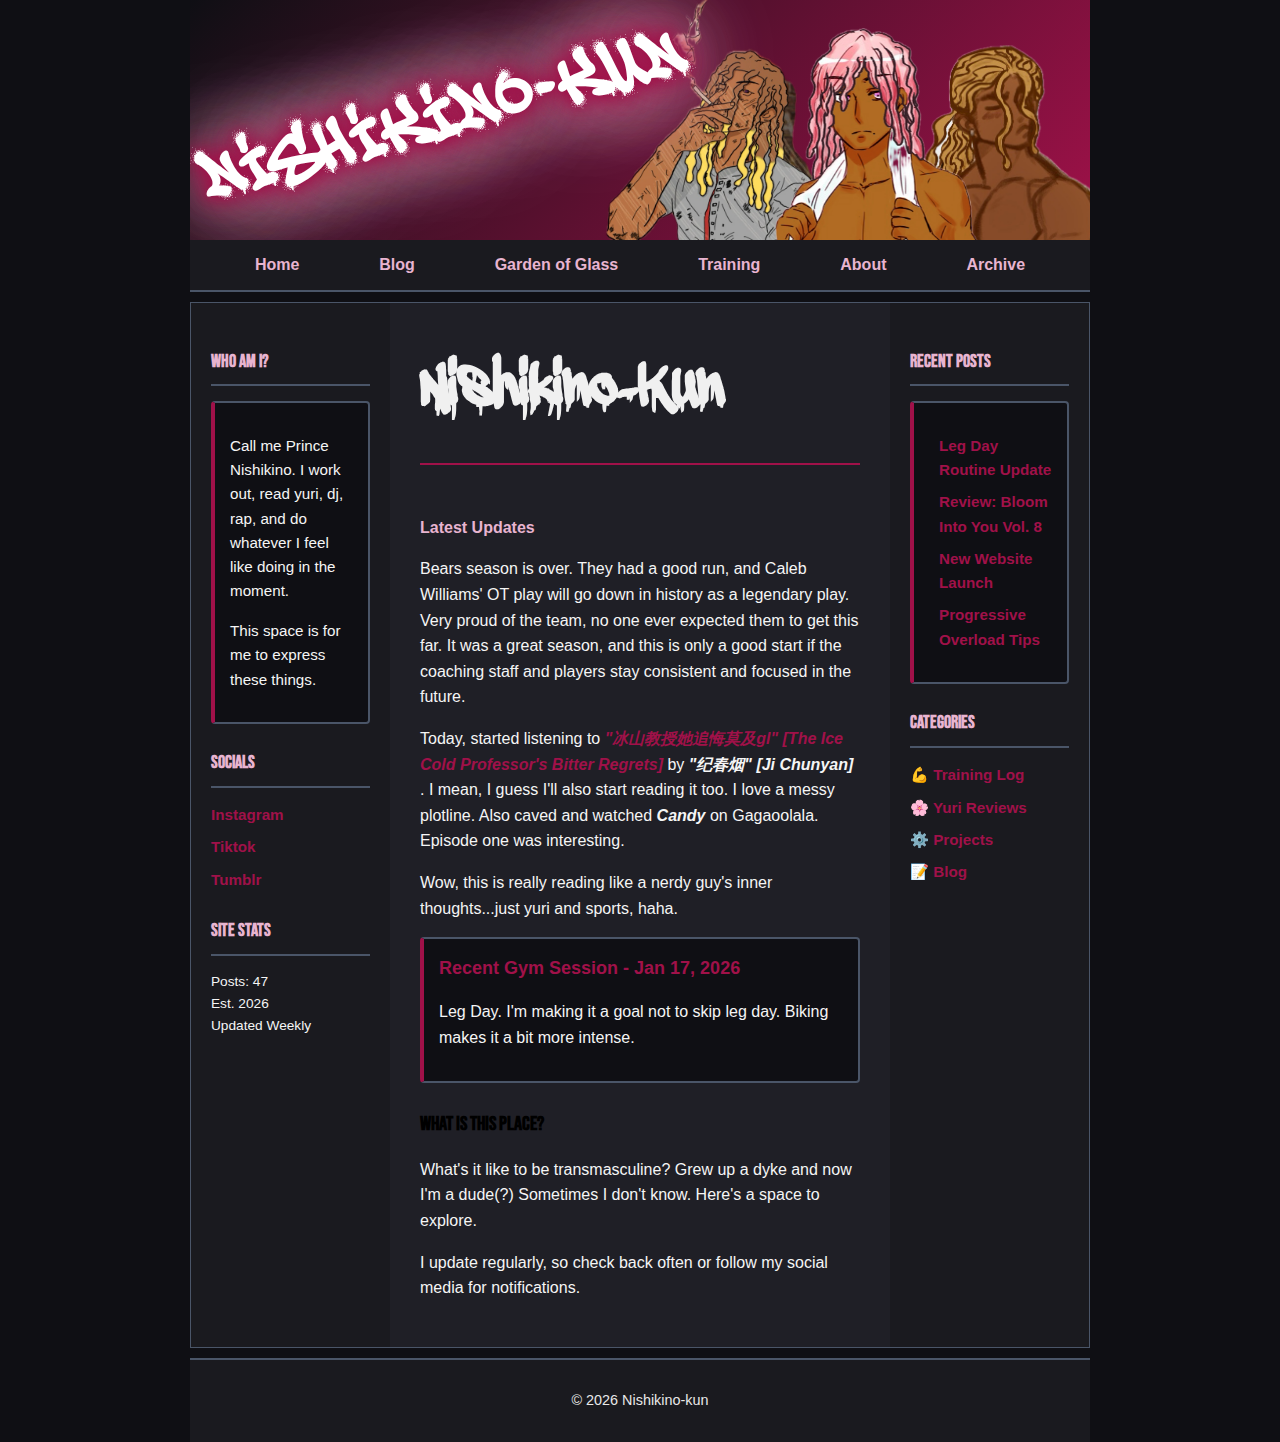
<file: index.html>
<!DOCTYPE html>
<html>
  <head>
    <meta charset="UTF-8">
    <meta name="viewport" content="width=device-width, initial-scale=1.0">
    <title>Nishikino-kun's Private Study</title>
  </head>
  <body>
    
     <div id="container">
      <div id="header" style="height: 240px;">
        <img src="images/OUT-MAKI-TRANS.PNG" alt="Header image" class="header-image2">
        <img src="images/TRANSMASC-ADORA.PNG" alt="Header image" class="header-image3">
        <img src="images/nishikinokun-header-image-transparent.PNG" alt="Header image" class="header-image">
        <h1 class="site-title neon-glow">NISHIKINO-KUN</h1>
      </div>
      <div id="headerArea">
        <nav id="navbar" style="margin-bottom: 10px;">
          <ul>
            <li><a href="index.html">Home</a></li>
            <li><a href="blog.html">Blog</a></li>
            <li><a href="baihe.html">Garden of Glass</a></li>
            <li><a href="training.html">Training</a></li>
            <li><a href="#">About</a></li>
            <li><a href="#">Archive</a></li>
          </ul>
        </nav>
      </div>

      <div id="flex">
        <main>
          <h1 class="main-header-title">Nishikino-Kun</h1>
          <p><strong>Latest Updates</strong></p>
          <div class="latest-updates" id="011826">
            <p>Bears season is over. They had a good run, and Caleb Williams' OT play will go down in history as a legendary play. Very proud of the team, no one ever expected them to get this far. It was a great season, and this is only a good start if the coaching staff and players stay consistent and focused in the future. </p>
            <p> Today, started listening to <b><i><a href="https://m.jjwxc.net/book2/8522345">"冰山教授她追悔莫及gl" [The Ice Cold Professor's Bitter Regrets]</a></i></b> by <b><i>"纪春烟" [Ji Chunyan] </i></b>. I mean, I guess I'll also start reading it too. I love a messy plotline. Also caved and watched <b><i>Candy</i></b> on Gagaoolala. Episode one was interesting.</p>
            <p>Wow, this is really reading like a nerdy guy's inner thoughts...just yuri and sports, haha.</p>
          </div>
          
          <div class="box">
            <h3>Recent Gym Session - Jan 17, 2026</h3>
            <p>Leg Day. I'm making it a goal not to skip leg day. Biking makes it a bit more intense. </p>
          </div>

          <h2>What is this place?</h2>
          <p>What's it like to be transmasculine? Grew up a dyke and now I'm a dude(?) Sometimes I don't know. Here's a space to explore.</p>

          <p>I update regularly, so check back often or follow my social media for notifications.</p>
        </main>
        
        <aside id="rightSidebar">
          <h2>Recent Posts</h2>
          <div class="box">
            <ul style="padding-left:10px;">
              <li><a href="#">Leg Day Routine Update</a></li>
              <li><a href="#">Review: Bloom Into You Vol. 8</a></li>
              <li><a href="#">New Website Launch</a></li>
              <li><a href="#">Progressive Overload Tips</a></li>
            </ul>
          </div>
          
          <h2>Categories</h2>
          <ul>
            <li><a href="#">💪 Training Log</a></li>
            <li><a href="#">🌸 Yuri Reviews</a></li>
            <li><a href="#">⚙️ Projects</a></li>
            <li><a href="#">📝 Blog</a></li>
          </ul>
        </aside>

        <aside id="leftSidebar">
          <h2>Who Am I? </h2>
          <div class="box">
            <p>Call me Prince Nishikino. I work out, read yuri, dj, rap, and do whatever I feel like doing in the moment.</p>
            <p>This space is for me to express these things.</p>
            
          </div>
          
          <h2>Socials</h2>
          <ul>
            <li><a href="instagram.com/nishikino.kun">Instagram</a></li>
            <li><a href="tiktok.com/nishikin0">Tiktok</a></li>
            <li><a href="19prince.tumblr.com">Tumblr</a></li>
          </ul>
          
          <h2>Site Stats</h2>
          <p style="font-size: 0.9em;">Posts: 47<br>
          Est. 2026<br>
          Updated Weekly</p>
        </aside>
      </div>
      
      <footer id="footer" style="margin-top: 10px;">
        <p>© 2026 Nishikino-kun</p>
      </footer>
    </div>

    <style>
      /* Nishikino-kun's Color Palette - Darker Version */
      :root {
        --black-bg: #0f0f14;
        --black-light: #1a1a1f;
        --crimson: #A01149;
        --soft-pink: #E8B4D0;
        --slate: #4A5568;
        --text-main: #F5F5F5;
        --text-muted: #E8E8E8;
      }

      /* Graffiti Font for Header - AerosolDier */
      /* TO USE THIS FONT: Download from https://www.dafont.com/aerosoldier.font
         Upload the .otf file to your Neocities, then replace the URL below */
      @font-face {
        font-family: 'AerosolDier';
        src: url('/fonts/Aerosoldier_PERSONAL_USE_ONLY.otf') format('opentype');
        font-weight: normal;
        font-style: normal;
      }
      @font-face {
        font-family: 'A Dripping Marker';
        src: url('fonts/adrip1.ttf') format('truetype');
        font-weight: normal;
        font-style: normal;
      }
     @font-face {
        font-family: 'Bebas Neue Regular';
        src: url('fonts/BebasNeue-Regular.otf') format('opentype');
        font-weight: normal;
        font-style: normal;
      }
      @font-face {
        font-family: Nunito;
        src: url('https://sadhost.neocities.org/fonts/Nunito-Regular.ttf');
      }

      @font-face {
        font-family: Nunito;
        src: url('https://sadhost.neocities.org/fonts/Nunito-Bold.ttf');
        font-weight: bold;
      }

      body {
        font-family: 'Nunito', sans-serif;
        margin: 0;
        background-color: var(--black-bg);
        color: var(--text-main);
        line-height: 1.6;
      }

      * {
        box-sizing: border-box;
      }

      #container {
        max-width: 900px;
        margin: 0 auto;
      }

      #container a {
        color: var(--crimson);
        font-weight: bold;
        text-decoration: none;
        transition: color 0.3s ease;
      }

      #container a:hover {
        color: var(--soft-pink);
      }

      #header {
        width: 100%;
        background: linear-gradient(135deg, var(--black-bg) 0%, var(--crimson) 100%);
        height: 240px;
        display: flex;
        align-items: center;
        justify-content: flex-start;
        position: relative;
        overflow: hidden;
      }
      
      /* Main Header Style */
      .main-header-title{
        font-family: 'A Dripping Marker';
        font-size:75px;
        color: #F0F0F0;
        
        }

      /* Site Title Styles */
      .site-title {
        font-family: 'AerosolDier', cursive;
        font-size: 64px;
        font-weight: 400;
        letter-spacing: 8px;
        transform: rotate(-15deg);     /* NEW - rotates the text */
        margin-left: 10px;            /* NEW - shifts it left */
        margin-top: 40px;              /* NEW - shifts it down slightly */
        /*margin: 0;*/
        border: none;
        position: relative;
        z-index: 10;
        text-transform: uppercase;
      }

      /* NEON GLOW EFFECT */
      .neon-glow {
        color: #fff;
        text-shadow: 
          0 0 10px var(--crimson),
          0 0 20px var(--crimson),
          0 0 30px var(--crimson),
          0 0 40px var(--crimson),
          0 0 70px var(--soft-pink),
          0 0 80px var(--soft-pink),
          0 0 100px var(--soft-pink);
        animation: neon-flicker 3s infinite alternate;
      }

      @keyframes neon-flicker {
        0%, 19%, 21%, 23%, 25%, 54%, 56%, 100% {
          text-shadow: 
            0 0 10px var(--crimson),
            0 0 20px var(--crimson),
            0 0 30px var(--crimson),
            0 0 40px var(--crimson),
            0 0 70px var(--soft-pink),
            0 0 80px var(--soft-pink),
            0 0 100px var(--soft-pink);
        }
        20%, 24%, 55% {
          text-shadow: 
            0 0 5px var(--crimson),
            0 0 10px var(--crimson);
        }
      }

      /* GLITCH EFFECT - Remove "neon-glow" class and add "glitch" class to use this instead */
      .glitch {
        color: var(--text-main);
        position: relative;
      }

      .glitch::before,
      .glitch::after {
        content: 'NISHIKINO-KUN';
        position: absolute;
        left: 0;
        top: 0;
        width: 100%;
        height: 100%;
      }

      .glitch::before {
        color: var(--crimson);
        animation: glitch-1 2.5s infinite;
        clip-path: polygon(0 0, 100% 0, 100% 45%, 0 45%);
      }

      .glitch::after {
        color: var(--soft-pink);
        animation: glitch-2 2.5s infinite;
        clip-path: polygon(0 55%, 100% 55%, 100% 100%, 0 100%);
      }

      @keyframes glitch-1 {
        0% { transform: translate(0); }
        20% { transform: translate(-2px, 2px); }
        40% { transform: translate(-2px, -2px); }
        60% { transform: translate(2px, 2px); }
        80% { transform: translate(2px, -2px); }
        100% { transform: translate(0); }
      }

      @keyframes glitch-2 {
        0% { transform: translate(0); }
        20% { transform: translate(2px, -2px); }
        40% { transform: translate(2px, 2px); }
        60% { transform: translate(-2px, -2px); }
        80% { transform: translate(-2px, 2px); }
        100% { transform: translate(0); }
      }

      #navbar {
        background-color: var(--black-light);
        width: 100%;
        border-bottom: 2px solid var(--slate);
      }

      #navbar ul {
        display: flex;
        padding: 0;
        margin: 0;
        list-style-type: none;
        justify-content: space-evenly;
      }

      #navbar li {
        padding: 12px 0;
      }

      #navbar li a {
        color: var(--soft-pink);
        font-weight: 800;
        text-decoration: none;
        padding: 10px 15px;
        transition: all 0.3s ease;
      }

      #navbar li a:hover {
        color: var(--crimson);
        background-color: rgba(160, 17, 73, 0.1);
        border-radius: 4px;
      }

      #flex {
        display: flex;
        gap: 0;
      }

      aside {
        background-color: var(--black-light);
        width: 200px;
        padding: 20px;
        font-size: 0.95em;
        border: 1px solid var(--slate);
      }

      main {
        background-color: #1f1f26;
        flex: 1;
        padding: 30px;
        order: 2;
        border-top: 1px solid var(--slate);
        border-bottom: 1px solid var(--slate);
      }

      #leftSidebar {
        order: 1;
        border-right: none;
      }

      #rightSidebar {
        order: 3;
        border-left: none;
      }
      

  .header-image {
    position: absolute;
    width: 215px; /* or whatever size you want */
    height: auto;
    right: 100px; /* position it where you want */
    top: 95%;
    transform: translateY(-50%);
  z-index: 5; /* between gradient (1) and text (10) */
  }
  
  .header-image2 {
    position: absolute;
    width: 250px; /* or whatever size you want */
    height: auto;
    right: 250px; /* position it where you want */
    top: 100%;
    transform: translateY(-50%);
  z-index: 5; /* between gradient (1) and text (10) */
  }
  
  .header-image3 {
    position: absolute;
    width: 250px; /* or whatever size you want */
    height: auto;
    right: -10px; /* position it where you want */
    top: 85%;
    transform: translateY(-50%);
  z-index: 5; /* between gradient (1) and text (10) */
  }
  

      footer {
        background-color: var(--black-light);
        width: 100%;
        padding: 15px;
        text-align: center;
        font-size: 0.9em;
        color: var(--text-muted);
        border-top: 2px solid var(--slate);
      }

      h1, h2, h3 {
        color: var(--crimson);
        margin-top: 0;
      }

      h1 {
        font-family: Nunito;
        font-size: 28px;
        border-bottom: 2px solid var(--crimson);
        padding-bottom: 10px;
        color: black; 
      }

      h2 {
        font-family: 'Bebas Neue Regular';
        color: black; 
        font-size: 20px;
        margin-top: 25px;
      }

      h3 {
        font-size: 18px;
        margin-bottom: 10px;
      }

      strong {
        color: var(--soft-pink);
      }

      .box {
        background-color: var(--black-bg);
        border: 2px solid var(--slate);
        border-left: 4px solid var(--crimson);
        padding: 15px;
        margin: 15px 0;
        border-radius: 4px;
      }

      aside ul {
        list-style: none;
        padding-left: 0;
      }

      aside ul li {
        margin: 8px 0;
      }

      aside h2 {
        font-size: 18px;
        color: var(--soft-pink);
        border-bottom: 2px solid var(--slate);
        padding-bottom: 8px;
      }

      @media only screen and (max-width: 800px) {
        #flex {
          flex-wrap: wrap;
        }

        aside {
          width: 100%;
          border: 1px solid var(--slate);
          border-left: 4px solid var(--crimson);
        }

        main {
          order: 1;
        }

        #leftSidebar {
          order: 2;
        }

        #rightSidebar {
          order: 3;
        }

        #navbar ul {
          flex-wrap: wrap;
        }
      }
    </style>
  </body>
</html>
</file>
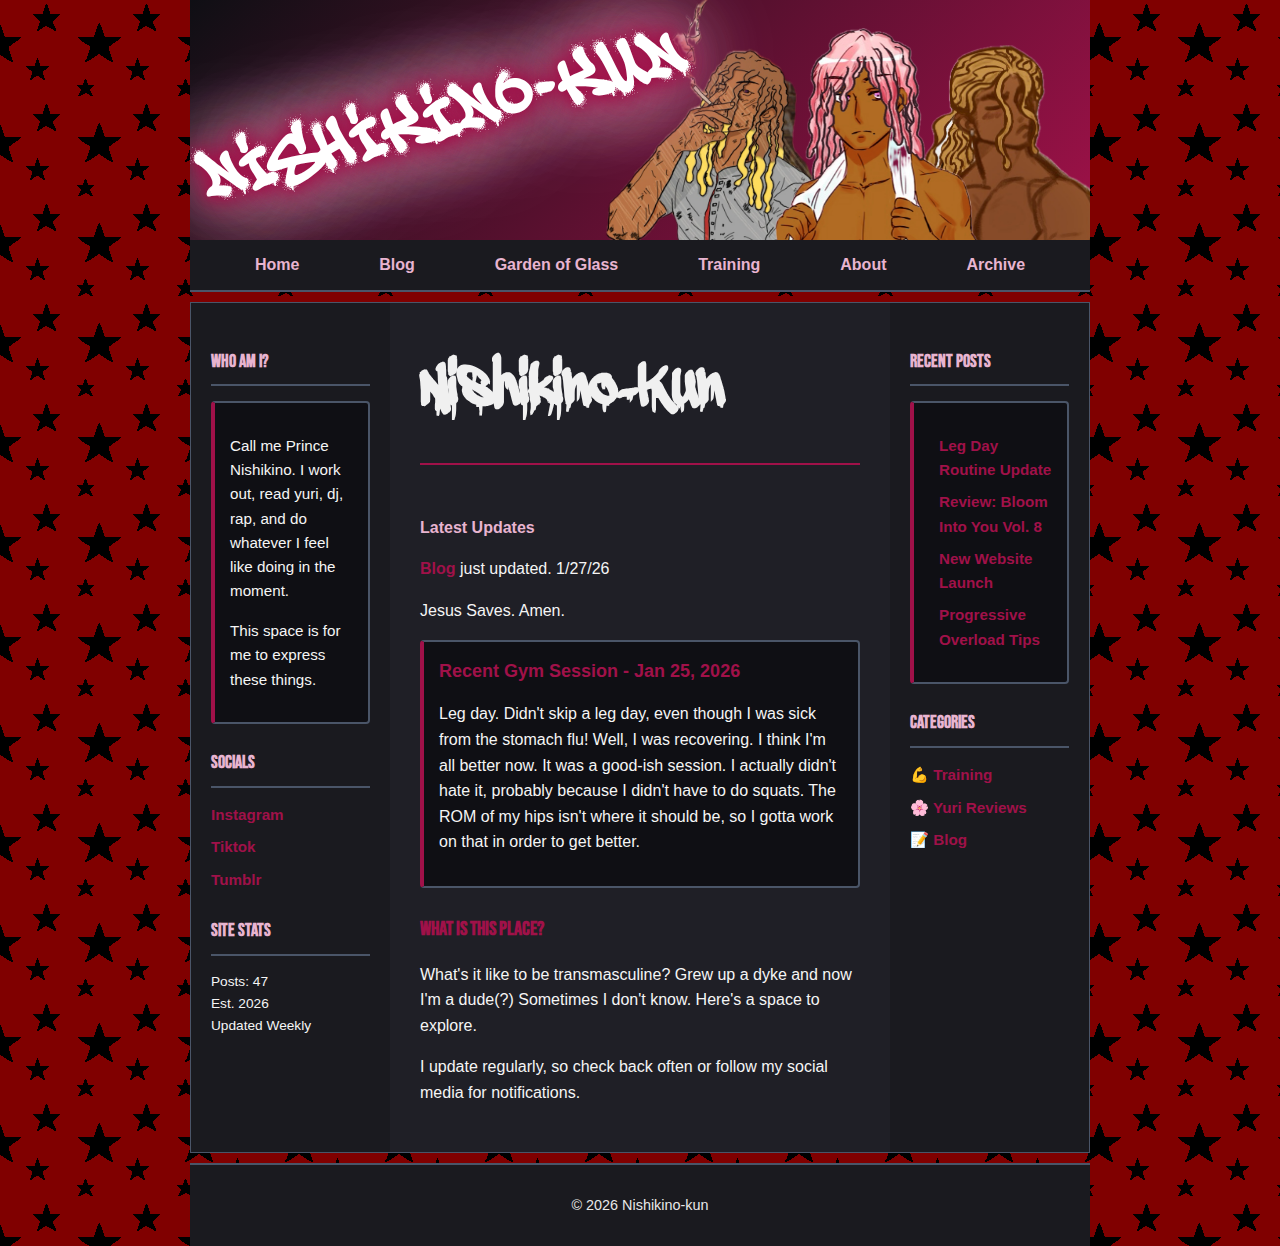
<file: public/index.html>
<!doctype html>
<html>
  <head>
    <meta charset="UTF-8" />
    <meta name="viewport" content="width=device-width, initial-scale=1.0" />
    <title>Nishikino-kun's Private Study</title>
    <link rel="stylesheet" href="style.css" />
  </head>
  <body>
    <div id="container">
      <div id="header" style="height: 240px">
        <img
          src="images/OUT-MAKI-TRANS.PNG"
          alt="Header image"
          class="header-image2"
        />
        <img
          src="images/TRANSMASC-ADORA.PNG"
          alt="Header image"
          class="header-image3"
        />
        <img
          src="images/nishikinokun-header-image-transparent.PNG"
          alt="Header image"
          class="header-image"
        />
        <h1 class="site-title neon-glow">NISHIKINO-KUN</h1>
      </div>
      <div id="headerArea">
        <nav id="navbar" style="margin-bottom: 10px">
          <ul>
            <li><a href="index.html">Home</a></li>
            <li><a href="blog.html">Blog</a></li>
            <li><a href="baihe.html">Garden of Glass</a></li>
            <li><a href="training.html">Training</a></li>
            <li><a href="not_found.html">About</a></li>
            <li><a href="not_found.html">Archive</a></li>
          </ul>
        </nav>
      </div>

      <div id="flex">
        <main>
          <h1 class="main-header-title">Nishikino-Kun</h1>
          <p><strong>Latest Updates</strong></p>
          <div class="latest-updates" id="011826">
            <p><a href="blog.html">Blog</a> just updated. 1/27/26</p>
            <p>Jesus Saves. Amen.</p>
          </div>

          <div class="box">
            <h3>Recent Gym Session - Jan 25, 2026</h3>
            <p>
              Leg day. Didn't skip a leg day, even though I was sick from the
              stomach flu! Well, I was recovering. I think I'm all better now.
              It was a good-ish session. I actually didn't hate it, probably
              because I didn't have to do squats. The ROM of my hips isn't where
              it should be, so I gotta work on that in order to get better.
            </p>
          </div>

          <h2>What is this place?</h2>
          <p>
            What's it like to be transmasculine? Grew up a dyke and now I'm a
            dude(?) Sometimes I don't know. Here's a space to explore.
          </p>

          <p>
            I update regularly, so check back often or follow my social media
            for notifications.
          </p>
        </main>

        <aside id="rightSidebar">
          <h2>Recent Posts</h2>
          <div class="box">
            <ul style="padding-left: 10px">
              <li><a href="not_found.html">Leg Day Routine Update</a></li>
              <li>
                <a href="not_found.html">Review: Bloom Into You Vol. 8</a>
              </li>
              <li><a href="not_found.html">New Website Launch</a></li>
              <li><a href="not_found.html">Progressive Overload Tips</a></li>
            </ul>
          </div>

          <h2>Categories</h2>
          <ul>
            <li><a href="training.html">💪 Training</a></li>
            <li><a href="baihe.html">🌸 Yuri Reviews</a></li>
            <li><a href="blog.html">📝 Blog</a></li>
          </ul>
        </aside>

        <aside id="leftSidebar">
          <h2>Who Am I?</h2>
          <div class="box">
            <p>
              Call me Prince Nishikino. I work out, read yuri, dj, rap, and do
              whatever I feel like doing in the moment.
            </p>
            <p>This space is for me to express these things.</p>
          </div>

          <h2>Socials</h2>
          <ul>
            <li><a href="www.instagram.com/nishikino.kun">Instagram</a></li>
            <li><a href="www.tiktok.com/nishikin0">Tiktok</a></li>
            <li><a href="www.19prince.tumblr.com">Tumblr</a></li>
          </ul>

          <h2>Site Stats</h2>
          <p style="font-size: 0.9em">
            Posts: 47<br />
            Est. 2026<br />
            Updated Weekly
          </p>
        </aside>
      </div>

      <footer id="footer" style="margin-top: 10px">
        <p>© 2026 Nishikino-kun</p>
      </footer>
    </div>
  </body>
</html>
</file>
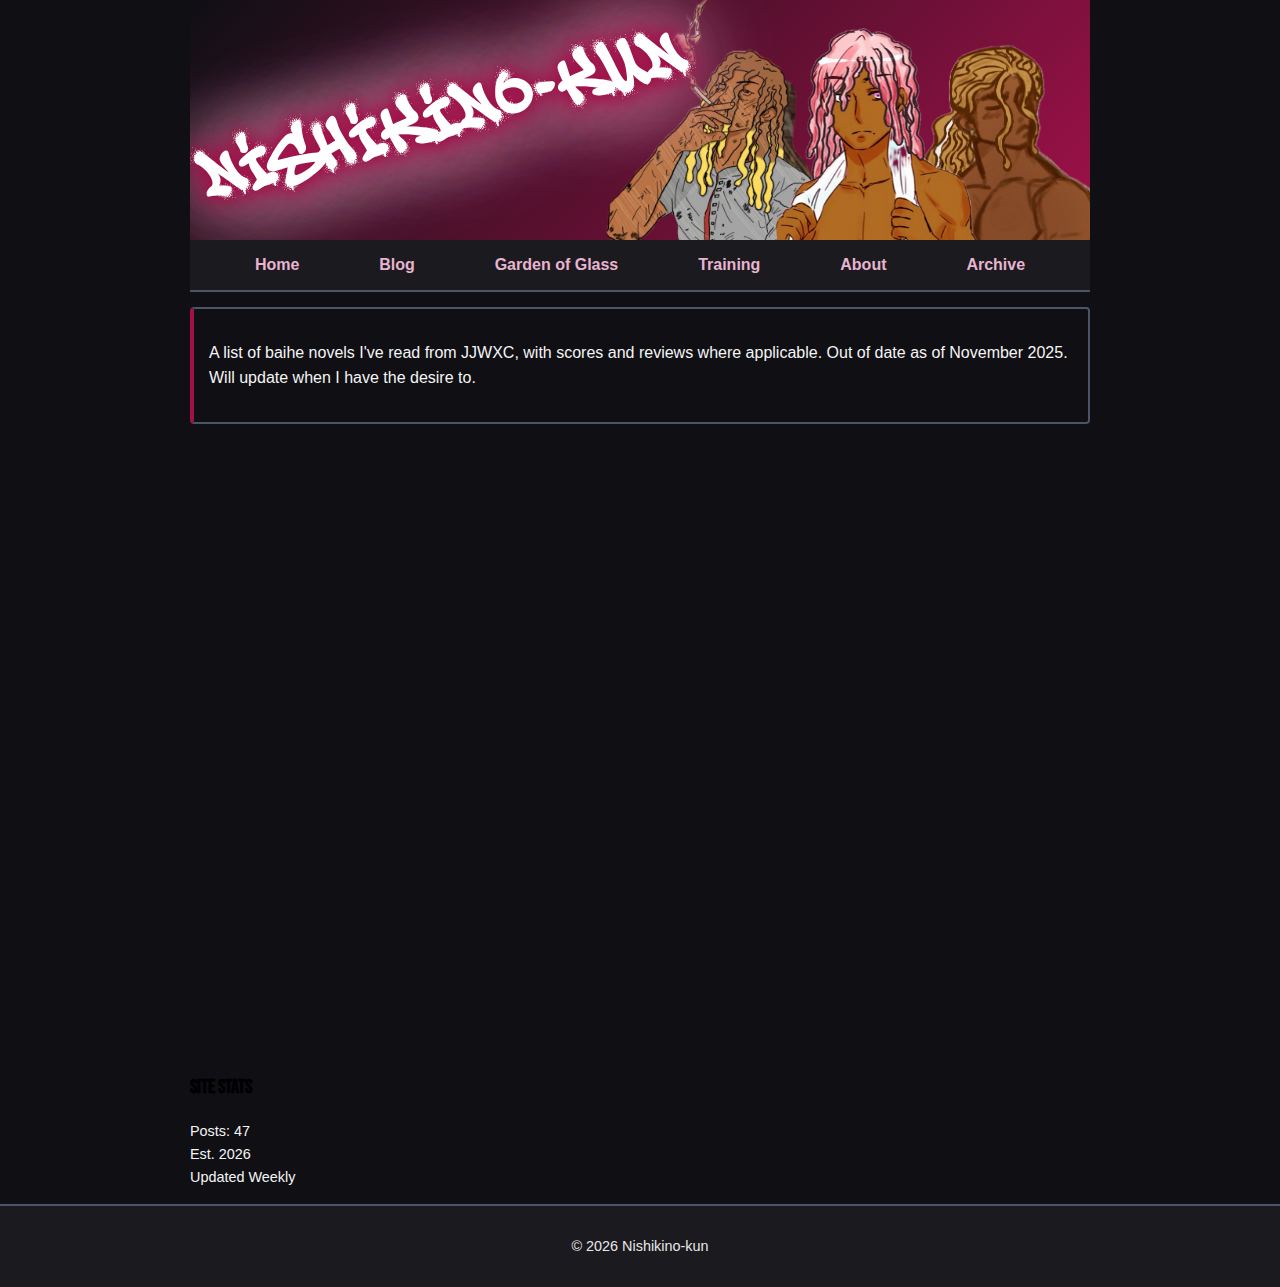
<file: baihe.html>
<!DOCTYPE html>
<html>
  <head>
    <meta charset="UTF-8">
    <meta name="viewport" content="width=device-width, initial-scale=1.0">
    <title>Nishikino-kun's Private Study</title>
  </head>
  <body>
    
     <div id="container">
      <div id="header" style="height: 240px;">
        <img src="images/OUT-MAKI-TRANS.PNG" alt="Header image" class="header-image2">
        <img src="images/TRANSMASC-ADORA.PNG" alt="Header image" class="header-image3">
        <img src="images/nishikinokun-header-image-transparent.PNG" alt="Header image" class="header-image">
        <h1 class="site-title neon-glow">NISHIKINO-KUN</h1>
      </div>
      <div id="headerArea">
        <nav id="navbar" style="margin-bottom: 10px;">
          <ul>
            <li><a href="index.html">Home</a></li>
            <li><a href="blog.html">Blog</a></li>
            <li><a href="baihe.html">Garden of Glass</a></li>
            <li><a href="training.html">Training</a></li>
            <li><a href="#">About</a></li>
            <li><a href="#">Archive</a></li>
          </ul>
        </nav>
      </div>
      <div class="box">
            <p>A list of baihe novels I've read from JJWXC, with scores and reviews where applicable. Out of date as of November 2025. Will update when I have the desire to.</p>
          </div>

      <iframe src="https://grave-cloche-fd8.notion.site/ebd//25dc047228ed8086bee3d62146c6e05c?v=25dc047228ed80f99042000c8cbfb598" width="100%" height="600" frameborder="0" allowfullscreen />
      </iframe>
          
          <h2>Site Stats</h2>
          <p style="font-size: 0.9em;">Posts: 47<br>
          Est. 2026<br>
          Updated Weekly</p>
        </aside>
      </div>
      
      <footer id="footer" style="margin-top: 10px;">
        <p>© 2026 Nishikino-kun</p>
      </footer>
    </div>

    <style>
      /* Nishikino-kun's Color Palette - Darker Version */
      :root {
        --black-bg: #0f0f14;
        --black-light: #1a1a1f;
        --crimson: #A01149;
        --soft-pink: #E8B4D0;
        --slate: #4A5568;
        --text-main: #F5F5F5;
        --text-muted: #E8E8E8;
      }

      /* Graffiti Font for Header - AerosolDier */
      /* TO USE THIS FONT: Download from https://www.dafont.com/aerosoldier.font
         Upload the .otf file to your Neocities, then replace the URL below */
      @font-face {
        font-family: 'AerosolDier';
        src: url('/fonts/Aerosoldier_PERSONAL_USE_ONLY.otf') format('opentype');
        font-weight: normal;
        font-style: normal;
      }
      @font-face {
        font-family: 'A Dripping Marker';
        src: url('fonts/adrip1.ttf') format('truetype');
        font-weight: normal;
        font-style: normal;
      }
     @font-face {
        font-family: 'Bebas Neue Regular';
        src: url('fonts/BebasNeue-Regular.otf') format('opentype');
        font-weight: normal;
        font-style: normal;
      }
      @font-face {
        font-family: Nunito;
        src: url('https://sadhost.neocities.org/fonts/Nunito-Regular.ttf');
      }

      @font-face {
        font-family: Nunito;
        src: url('https://sadhost.neocities.org/fonts/Nunito-Bold.ttf');
        font-weight: bold;
      }

      body {
        font-family: 'Nunito', sans-serif;
        margin: 0;
        background-color: var(--black-bg);
        color: var(--text-main);
        line-height: 1.6;
      }

      * {
        box-sizing: border-box;
      }

      #container {
        max-width: 900px;
        margin: 0 auto;
      }

      #container a {
        color: var(--crimson);
        font-weight: bold;
        text-decoration: none;
        transition: color 0.3s ease;
      }

      #container a:hover {
        color: var(--soft-pink);
      }

      #header {
        width: 100%;
        background: linear-gradient(135deg, var(--black-bg) 0%, var(--crimson) 100%);
        height: 240px;
        display: flex;
        align-items: center;
        justify-content: flex-start;
        position: relative;
        overflow: hidden;
      }
      
      /* Main Header Style */
      .main-header-title{
        font-family: 'A Dripping Marker';
        font-size:75px;
        color: #F0F0F0;
        
        }

      /* Site Title Styles */
      .site-title {
        font-family: 'AerosolDier', cursive;
        font-size: 64px;
        font-weight: 400;
        letter-spacing: 8px;
        transform: rotate(-15deg);     /* NEW - rotates the text */
        margin-left: 10px;            /* NEW - shifts it left */
        margin-top: 40px;              /* NEW - shifts it down slightly */
        /*margin: 0;*/
        border: none;
        position: relative;
        z-index: 10;
        text-transform: uppercase;
      }

      /* NEON GLOW EFFECT */
      .neon-glow {
        color: #fff;
        text-shadow: 
          0 0 10px var(--crimson),
          0 0 20px var(--crimson),
          0 0 30px var(--crimson),
          0 0 40px var(--crimson),
          0 0 70px var(--soft-pink),
          0 0 80px var(--soft-pink),
          0 0 100px var(--soft-pink);
        animation: neon-flicker 3s infinite alternate;
      }

      @keyframes neon-flicker {
        0%, 19%, 21%, 23%, 25%, 54%, 56%, 100% {
          text-shadow: 
            0 0 10px var(--crimson),
            0 0 20px var(--crimson),
            0 0 30px var(--crimson),
            0 0 40px var(--crimson),
            0 0 70px var(--soft-pink),
            0 0 80px var(--soft-pink),
            0 0 100px var(--soft-pink);
        }
        20%, 24%, 55% {
          text-shadow: 
            0 0 5px var(--crimson),
            0 0 10px var(--crimson);
        }
      }

      /* GLITCH EFFECT - Remove "neon-glow" class and add "glitch" class to use this instead */
      .glitch {
        color: var(--text-main);
        position: relative;
      }

      .glitch::before,
      .glitch::after {
        content: 'NISHIKINO-KUN';
        position: absolute;
        left: 0;
        top: 0;
        width: 100%;
        height: 100%;
      }

      .glitch::before {
        color: var(--crimson);
        animation: glitch-1 2.5s infinite;
        clip-path: polygon(0 0, 100% 0, 100% 45%, 0 45%);
      }

      .glitch::after {
        color: var(--soft-pink);
        animation: glitch-2 2.5s infinite;
        clip-path: polygon(0 55%, 100% 55%, 100% 100%, 0 100%);
      }

      @keyframes glitch-1 {
        0% { transform: translate(0); }
        20% { transform: translate(-2px, 2px); }
        40% { transform: translate(-2px, -2px); }
        60% { transform: translate(2px, 2px); }
        80% { transform: translate(2px, -2px); }
        100% { transform: translate(0); }
      }

      @keyframes glitch-2 {
        0% { transform: translate(0); }
        20% { transform: translate(2px, -2px); }
        40% { transform: translate(2px, 2px); }
        60% { transform: translate(-2px, -2px); }
        80% { transform: translate(-2px, 2px); }
        100% { transform: translate(0); }
      }

      #navbar {
        background-color: var(--black-light);
        width: 100%;
        border-bottom: 2px solid var(--slate);
      }

      #navbar ul {
        display: flex;
        padding: 0;
        margin: 0;
        list-style-type: none;
        justify-content: space-evenly;
      }

      #navbar li {
        padding: 12px 0;
      }

      #navbar li a {
        color: var(--soft-pink);
        font-weight: 800;
        text-decoration: none;
        padding: 10px 15px;
        transition: all 0.3s ease;
      }

      #navbar li a:hover {
        color: var(--crimson);
        background-color: rgba(160, 17, 73, 0.1);
        border-radius: 4px;
      }

      #flex {
        display: flex;
        gap: 0;
      }

      aside {
        background-color: var(--black-light);
        width: 200px;
        padding: 20px;
        font-size: 0.95em;
        border: 1px solid var(--slate);
      }

      main {
        background-color: #1f1f26;
        flex: 1;
        padding: 30px;
        order: 2;
        border-top: 1px solid var(--slate);
        border-bottom: 1px solid var(--slate);
      }

      #leftSidebar {
        order: 1;
        border-right: none;
      }

      #rightSidebar {
        order: 3;
        border-left: none;
      }
      

  .header-image {
    position: absolute;
    width: 215px; /* or whatever size you want */
    height: auto;
    right: 100px; /* position it where you want */
    top: 95%;
    transform: translateY(-50%);
  z-index: 5; /* between gradient (1) and text (10) */
  }
  
  .header-image2 {
    position: absolute;
    width: 250px; /* or whatever size you want */
    height: auto;
    right: 250px; /* position it where you want */
    top: 100%;
    transform: translateY(-50%);
  z-index: 5; /* between gradient (1) and text (10) */
  }
  
  .header-image3 {
    position: absolute;
    width: 250px; /* or whatever size you want */
    height: auto;
    right: -10px; /* position it where you want */
    top: 85%;
    transform: translateY(-50%);
  z-index: 5; /* between gradient (1) and text (10) */
  }
  

      footer {
        background-color: var(--black-light);
        width: 100%;
        padding: 15px;
        text-align: center;
        font-size: 0.9em;
        color: var(--text-muted);
        border-top: 2px solid var(--slate);
      }

      h1, h2, h3 {
        color: var(--crimson);
        margin-top: 0;
      }

      h1 {
        font-family: Nunito;
        font-size: 28px;
        border-bottom: 2px solid var(--crimson);
        padding-bottom: 10px;
        color: black; 
      }

      h2 {
        font-family: 'Bebas Neue Regular';
        color: black; 
        font-size: 20px;
        margin-top: 25px;
      }

      h3 {
        font-size: 18px;
        margin-bottom: 10px;
      }

      strong {
        color: var(--soft-pink);
      }

      .box {
        background-color: var(--black-bg);
        border: 2px solid var(--slate);
        border-left: 4px solid var(--crimson);
        padding: 15px;
        margin: 15px 0;
        border-radius: 4px;
      }

      aside ul {
        list-style: none;
        padding-left: 0;
      }

      aside ul li {
        margin: 8px 0;
      }

      aside h2 {
        font-size: 18px;
        color: var(--soft-pink);
        border-bottom: 2px solid var(--slate);
        padding-bottom: 8px;
      }

      @media only screen and (max-width: 800px) {
        #flex {
          flex-wrap: wrap;
        }

        aside {
          width: 100%;
          border: 1px solid var(--slate);
          border-left: 4px solid var(--crimson);
        }

        main {
          order: 1;
        }

        #leftSidebar {
          order: 2;
        }

        #rightSidebar {
          order: 3;
        }

        #navbar ul {
          flex-wrap: wrap;
        }
      }
    </style>
  </body>
</html>
</file>
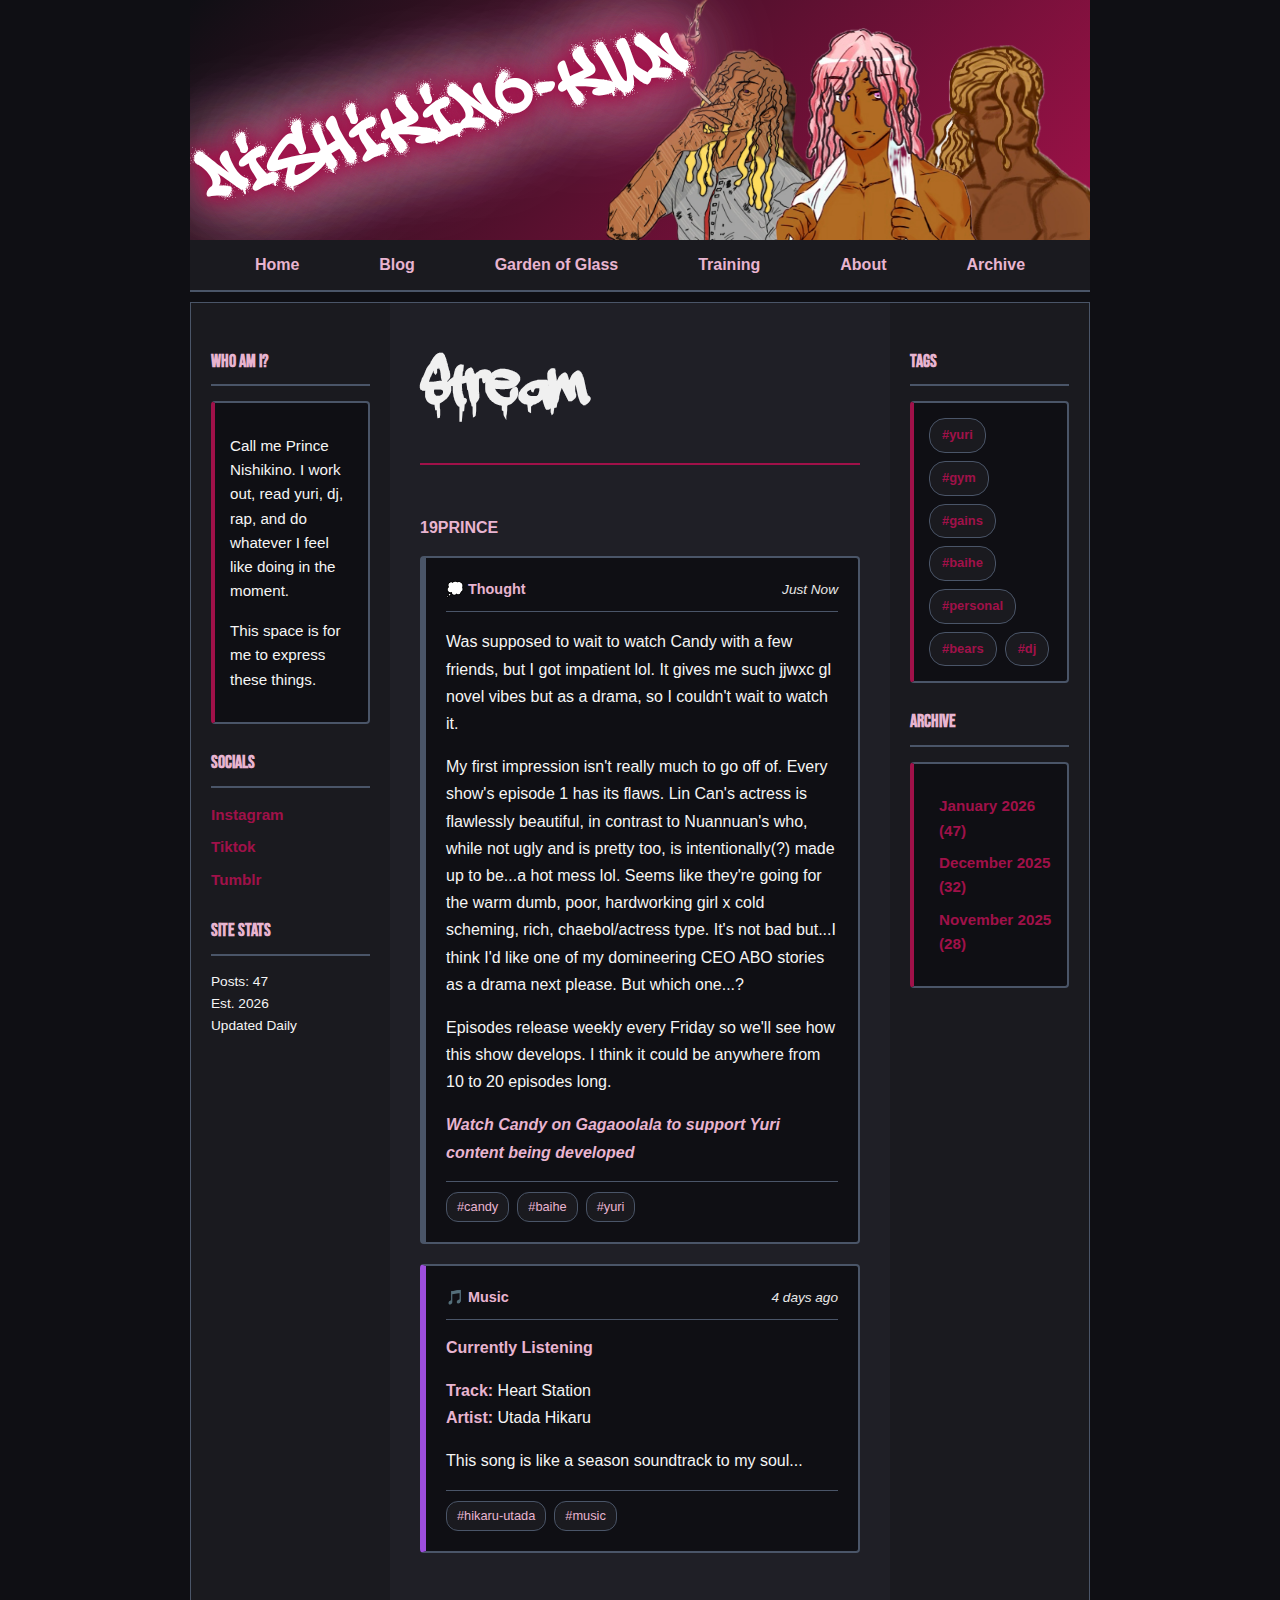
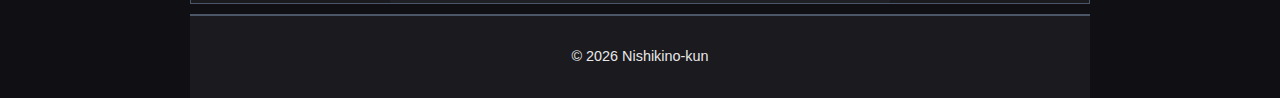
<file: blog.html>
<!DOCTYPE html>
<html>
  <head>
    <meta charset="UTF-8">
    <meta name="viewport" content="width=device-width, initial-scale=1.0">
    <title>Blog - Nishikino-kun's Private Study</title>
  </head>
  <body>
    
    <!-- 
    ╔══════════════════════════════════════════════════════════════════════════╗
    ║                         POST TYPE TEMPLATES                              ║
    ║.                                                                         ║
    ╚══════════════════════════════════════════════════════════════════════════╝
    
    ═══════════════════════════════════════════════════════════════════════════
    SHORT TEXT POST (Quick thoughts)
    ═══════════════════════════════════════════════════════════════════════════
    <div class="post-box post-text">
      <div class="post-header">
        <span class="post-type">💭 Thought</span>
        <span class="post-date">Just now</span>
      </div>
      <p>Insert Text Here...</p>
    </div>
    
    ═══════════════════════════════════════════════════════════════════════════
    TRAINING POST (Workouts, PRs, updates, thoughts)
    ═══════════════════════════════════════════════════════════════════════════
    <div class="post-box post-gym">
      <div class="post-header">
        <span class="post-type">💪 Training</span>
        <span class="post-date">2 hours ago</span>
      </div>
      <h3>Post Title Here</h3>
      <p>Your gym content here...</p>
      <p>More paragraphs as needed...</p>
      <div class="post-footer">
        <span class="tag">#gains</span>
        <span class="tag">#deadlift</span>
      </div>
    </div>
    
    ═══════════════════════════════════════════════════════════════════════════
    YURI POST (Reviews, thoughts on yuri )
    ═══════════════════════════════════════════════════════════════════════════
    <div class="post-box post-yuri">
      <div class="post-header">
        <span class="post-type">🌸 Yuri</span>
        <span class="post-date">Yesterday</span>
      </div>
      <h3>Title/Series Name</h3>
      <p>Your review or thoughts here...</p>
      <div class="post-footer">
        <span class="tag">#baihe</span>
        <span class="tag">#manga</span>
      </div>
    </div>
    
    ═══════════════════════════════════════════════════════════════════════════
    PERSONAL POST (Life updates, reflections, longer thoughts)
    ═══════════════════════════════════════════════════════════════════════════
    <div class="post-box post-personal">
      <div class="post-header">
        <span class="post-type">📝 Personal</span>
        <span class="post-date">3 days ago</span>
      </div>
      <h3>Post Title</h3>
      <p>Your personal thoughts here...</p>
      <p>Multiple paragraphs work great for this type...</p>
      <div class="post-footer">
        <span class="tag">#life</span>
      </div>
    </div>
    
    ═══════════════════════════════════════════════════════════════════════════
    QUOTE POST (Highlighted quotes)
    ═══════════════════════════════════════════════════════════════════════════
    <div class="post-box post-quote">
      <div class="post-header">
        <span class="post-type">💬 Quote</span>
        <span class="post-date">5 hours ago</span>
      </div>
      <blockquote>
        "Your quote text here..."
      </blockquote>
      <p class="quote-source">— source or your thoughts on it</p>
    </div>
    
    ═══════════════════════════════════════════════════════════════════════════
    IMAGE POST (Photos with captions)
    ═══════════════════════════════════════════════════════════════════════════
    <div class="post-box post-image">
      <div class="post-header">
        <span class="post-type">📸 Photo</span>
        <span class="post-date">Yesterday</span>
      </div>
      <img src="images/your-image.jpg" alt="Description" style="width: 100%; border-radius: 4px; margin-bottom: 15px;">
      <p>Your caption here...</p>
    </div>
    
    ═══════════════════════════════════════════════════════════════════════════
    LINK POST (Shared articles, resources)
    ═══════════════════════════════════════════════════════════════════════════
    <div class="post-box post-link">
      <div class="post-header">
        <span class="post-type">🔗 Link</span>
        <span class="post-date">2 days ago</span>
      </div>
      <div class="link-preview">
        <h4><a href="https://example.com">Article Title Here</a></h4>
        <p class="link-desc">Your thoughts or description of the link...</p>
      </div>
    </div>
    
    ═══════════════════════════════════════════════════════════════════════════
    MUSIC POST (music thoughts)
    ═══════════════════════════════════════════════════════════════════════════
    <div class="post-box post-music">
      <div class="post-header">
        <span class="post-type">🎵 Music</span>
        <span class="post-date">4 days ago</span>
      </div>
      <h4>Currently Listening / Now Playing</h4>
      <p><strong>Track:</strong> Song Name<br>
      <strong>Artist:</strong> Artist Name</p>
      <p>Your thoughts on the music...</p>
      <div class="post-footer">
        <span class="tag">#dj</span>
        <span class="tag">#music</span>
      </div>
    </div>
    
    ═══════════════════════════════════════════════════════════════════════════
    NOTES:
    - Change post-date to whatever makes sense (Just now, 2 hours ago, Yesterday, etc.)
    - Add or remove tags in post-footer as needed
    - h3 is optional - use for titled posts
    - You can mix elements from different post types
    - Remember to keep posts in reverse chronological order (newest at top)
    ═══════════════════════════════════════════════════════════════════════════
    -->
    
     <div id="container">
      <div id="header" style="height: 240px;">
        <img src="images/OUT-MAKI-TRANS.PNG" alt="Header image" class="header-image2">
        <img src="images/TRANSMASC-ADORA.PNG" alt="Header image" class="header-image3">
        <img src="images/nishikinokun-header-image-transparent.PNG" alt="Header image" class="header-image">
        <h1 class="site-title neon-glow">NISHIKINO-KUN</h1>
      </div>
      <div id="headerArea">
        <nav id="navbar" style="margin-bottom: 10px;">
          <ul>
            <li><a href="index.html">Home</a></li>
            <li><a href="blog.html">Blog</a></li>
            <li><a href="baihe.html">Garden of Glass</a></li>
            <li><a href="training.html">Training</a></li>
            <li><a href="about.html">About</a></li>
            <li><a href="archive.html">Archive</a></li>
          </ul>
        </nav>
      </div>

      <div id="flex">
        <main>
          <h1 class="main-header-title">Stream</h1>
          <p><strong>19PRINCE</strong></p>
          

          <!-- Short Reaction Post -->
          <div class="post-box post-text">
            <div class="post-header">
              <span class="post-type">💭 Thought</span>
              <span class="post-date">Just Now</span>
            </div>
            <p>Was supposed to wait to watch Candy with a few friends, but I got impatient lol. It gives me such jjwxc gl novel vibes but as a drama, so I couldn't wait to watch it. </p>
            <p> My first impression isn't really much to go off of. Every show's episode 1 has its flaws. Lin Can's actress is flawlessly beautiful, in contrast to Nuannuan's who, while not ugly and is pretty too, is intentionally(?) made up to be...a hot mess lol. Seems like they're going for the warm dumb, poor, hardworking girl x cold scheming, rich, chaebol/actress type. It's not bad but...I think I'd like one of my domineering CEO ABO stories as a drama next please. But which one...?</p>
           <p> Episodes release weekly every Friday so we'll see how this show develops. I think it could be anywhere from 10 to 20 episodes long.
            </p>
            <p><a href="https://www.gagaoolala.com/en/videos/6184/candy-2026"><strong><em>Watch Candy on Gagaoolala to support Yuri content being developed</em></strong></a></p>
            <div class="post-footer">
              <span class="tag">#candy</span>
              <span class="tag">#baihe</span>
              <span class="tag">#yuri</span>
            </div>
          </div>

          <!-- Music Post -->
          <div class="post-box post-music">
            <div class="post-header">
              <span class="post-type">🎵 Music</span>
              <span class="post-date">4 days ago</span>
            </div>
            <h4>Currently Listening</h4>
            <p><strong>Track:</strong> Heart Station<br>
            <strong>Artist:</strong> Utada Hikaru</p>
            <p>This song is like a season soundtrack to my soul...</p>
            <div class="post-footer">
              <span class="tag">#hikaru-utada</span>
              <span class="tag">#music</span>
            </div>
          </div>

        </main>
        
        <aside id="rightSidebar">
          <h2>Tags</h2>
          <div class="box tag-cloud">
            <a href="#" class="tag-bubble">#yuri</a>
            <a href="#" class="tag-bubble">#gym</a>
            <a href="#" class="tag-bubble">#gains</a>
            <a href="#" class="tag-bubble">#baihe</a>
            <a href="#" class="tag-bubble">#personal</a>
            <a href="#" class="tag-bubble">#bears</a>
            <a href="#" class="tag-bubble">#dj</a>
          </div>
          <!-- <a href="#" class="tag-bubble">#trans</a>
          <a href="#" class="tag-bubble">#projects</a> --> 
          
          <h2>Archive</h2>
          <div class="box">
            <ul style="padding-left:10px;">
              <li><a href="#">January 2026 (47)</a></li>
              <li><a href="#">December 2025 (32)</a></li>
              <li><a href="#">November 2025 (28)</a></li>
            </ul>
          </div>
        </aside>

        <aside id="leftSidebar">
          <h2>Who Am I?</h2>
          <div class="box">
            <p>Call me Prince Nishikino. I work out, read yuri, dj, rap, and do whatever I feel like doing in the moment.</p>
            <p>This space is for me to express these things.</p>
          </div>
          
          <h2>Socials</h2>
          <ul>
            <li><a href="instagram.com/nishikino.kun">Instagram</a></li>
            <li><a href="tiktok.com/nishikin0">Tiktok</a></li>
            <li><a href="19prince.tumblr.com">Tumblr</a></li>
          </ul>
          
          <h2>Site Stats</h2>
          <p style="font-size: 0.9em;">Posts: 47<br>
          Est. 2026<br>
          Updated Daily</p>
        </aside>
      </div>
      
      <footer id="footer" style="margin-top: 10px;">
        <p>© 2026 Nishikino-kun</p>
      </footer>
    </div>

    <style>
      /* Nishikino-kun's Color Palette - Darker Version */
      :root {
        --black-bg: #0f0f14;
        --black-light: #1a1a1f;
        --crimson: #A01149;
        --soft-pink: #E8B4D0;
        --slate: #4A5568;
        --text-main: #F5F5F5;
        --text-muted: #E8E8E8;
        --gym-color: #A01149;
        --yuri-color: #E8B4D0;
        --personal-color: #4A5568;
        --music-color: #9D4EDD;
      }

      /* Graffiti Font for Header - AerosolDier */
      @font-face {
        font-family: 'AerosolDier';
        src: url('/fonts/Aerosoldier_PERSONAL_USE_ONLY.otf') format('opentype');
        font-weight: normal;
        font-style: normal;
      }
      @font-face {
        font-family: 'A Dripping Marker';
        src: url('fonts/adrip1.ttf') format('truetype');
        font-weight: normal;
        font-style: normal;
      }
     @font-face {
        font-family: 'Bebas Neue Regular';
        src: url('fonts/BebasNeue-Regular.otf') format('opentype');
        font-weight: normal;
        font-style: normal;
      }
      @font-face {
        font-family: Nunito;
        src: url('https://sadhost.neocities.org/fonts/Nunito-Regular.ttf');
      }

      @font-face {
        font-family: Nunito;
        src: url('https://sadhost.neocities.org/fonts/Nunito-Bold.ttf');
        font-weight: bold;
      }

      body {
        font-family: 'Nunito', sans-serif;
        margin: 0;
        background-color: var(--black-bg);
        color: var(--text-main);
        line-height: 1.6;
      }

      * {
        box-sizing: border-box;
      }

      #container {
        max-width: 900px;
        margin: 0 auto;
      }

      #container a {
        color: var(--crimson);
        font-weight: bold;
        text-decoration: none;
        transition: color 0.3s ease;
      }

      #container a:hover {
        color: var(--soft-pink);
      }

      #header {
        width: 100%;
        background: linear-gradient(135deg, var(--black-bg) 0%, var(--crimson) 100%);
        height: 240px;
        display: flex;
        align-items: center;
        justify-content: flex-start;
        position: relative;
        overflow: hidden;
      }
      
      /* Main Header Style */
      .main-header-title{
        font-family: 'A Dripping Marker';
        font-size:75px;
        color: #F0F0F0;
      }

      /* Site Title Styles */
      .site-title {
        font-family: 'AerosolDier', cursive;
        font-size: 64px;
        font-weight: 400;
        letter-spacing: 8px;
        transform: rotate(-15deg);
        margin-left: 10px;
        margin-top: 40px;
        border: none;
        text-decoration: none;
        position: relative;
        z-index: 10;
        text-transform: uppercase;
      }

      /* NEON GLOW EFFECT */
      .neon-glow {
        color: #fff;
        text-shadow: 
          0 0 10px var(--crimson),
          0 0 20px var(--crimson),
          0 0 30px var(--crimson),
          0 0 40px var(--crimson),
          0 0 70px var(--soft-pink),
          0 0 80px var(--soft-pink),
          0 0 100px var(--soft-pink);
        animation: neon-flicker 3s infinite alternate;
      }

      @keyframes neon-flicker {
        0%, 19%, 21%, 23%, 25%, 54%, 56%, 100% {
          text-shadow: 
            0 0 10px var(--crimson),
            0 0 20px var(--crimson),
            0 0 30px var(--crimson),
            0 0 40px var(--crimson),
            0 0 70px var(--soft-pink),
            0 0 80px var(--soft-pink),
            0 0 100px var(--soft-pink);
        }
        20%, 24%, 55% {
          text-shadow: 
            0 0 5px var(--crimson),
            0 0 10px var(--crimson);
        }
      }

      #navbar {
        background-color: var(--black-light);
        width: 100%;
        border-bottom: 2px solid var(--slate);
      }

      #navbar ul {
        display: flex;
        padding: 0;
        margin: 0;
        list-style-type: none;
        justify-content: space-evenly;
      }

      #navbar li {
        padding: 12px 0;
      }

      #navbar li a {
        color: var(--soft-pink);
        font-weight: 800;
        text-decoration: none;
        padding: 10px 15px;
        transition: all 0.3s ease;
      }

      #navbar li a:hover {
        color: var(--crimson);
        background-color: rgba(160, 17, 73, 0.1);
        border-radius: 4px;
      }

      #flex {
        display: flex;
        gap: 0;
      }

      aside {
        background-color: var(--black-light);
        width: 200px;
        padding: 20px;
        font-size: 0.95em;
        border: 1px solid var(--slate);
      }

      main {
        background-color: #1f1f26;
        flex: 1;
        padding: 30px;
        order: 2;
        border-top: 1px solid var(--slate);
        border-bottom: 1px solid var(--slate);
      }

      #leftSidebar {
        order: 1;
        border-right: none;
      }

      #rightSidebar {
        order: 3;
        border-left: none;
      }
      
      .header-image {
        position: absolute;
        width: 215px;
        height: auto;
        right: 100px;
        top: 95%;
        transform: translateY(-50%);
        z-index: 5;
      }
      
      .header-image2 {
        position: absolute;
        width: 250px;
        height: auto;
        right: 250px;
        top: 100%;
        transform: translateY(-50%);
        z-index: 5;
      }
      
      .header-image3 {
        position: absolute;
        width: 250px;
        height: auto;
        right: -10px;
        top: 85%;
        transform: translateY(-50%);
        z-index: 5;
      }

      footer {
        background-color: var(--black-light);
        width: 100%;
        padding: 15px;
        text-align: center;
        font-size: 0.9em;
        color: var(--text-muted);
        border-top: 2px solid var(--slate);
      }

      h1, h2, h3, h4 {
        color: var(--crimson);
        margin-top: 0;
      }

      h1 {
        font-family: Nunito;
        font-size: 28px;
        border-bottom: 2px solid var(--crimson);
        padding-bottom: 10px;
      }

      h2 {
        font-family: 'Bebas Neue Regular';
        font-size: 20px;
        margin-top: 25px;
      }

      h3 {
        font-size: 18px;
        margin-bottom: 10px;
      }

      h4 {
        font-size: 16px;
        color: var(--soft-pink);
        margin-top: 10px;
      }

      strong {
        color: var(--soft-pink);
      }

      .box {
        background-color: var(--black-bg);
        border: 2px solid var(--slate);
        border-left: 4px solid var(--crimson);
        padding: 15px;
        margin: 15px 0;
        border-radius: 4px;
      }

      /* TUMBLR-STYLE POST BOXES */
      .post-box {
        background-color: var(--black-bg);
        border: 2px solid var(--slate);
        border-radius: 4px;
        padding: 20px;
        margin-bottom: 20px;
        transition: all 0.3s ease;
      }

      .post-box:hover {
        transform: translateY(-2px);
        box-shadow: 0 4px 12px rgba(160, 17, 73, 0.2);
      }

      /* Color-coded left borders */
      .post-gym {
        border-left: 6px solid var(--gym-color);
      }

      .post-yuri {
        border-left: 6px solid var(--yuri-color);
      }

      .post-personal {
        border-left: 6px solid var(--personal-color);
      }

      .post-music {
        border-left: 6px solid var(--music-color);
      }

      .post-text {
        border-left: 6px solid var(--slate);
      }

      .post-quote {
        border-left: 6px solid var(--soft-pink);
        background-color: rgba(232, 180, 208, 0.05);
      }

      .post-image {
        border-left: 6px solid #4A9568;
      }

      .post-link {
        border-left: 6px solid #5E81AC;
      }

      .post-header {
        display: flex;
        justify-content: space-between;
        align-items: center;
        margin-bottom: 15px;
        padding-bottom: 10px;
        border-bottom: 1px solid var(--slate);
      }

      .post-type {
        font-size: 0.9em;
        font-weight: bold;
        color: var(--soft-pink);
      }

      .post-date {
        font-size: 0.85em;
        color: var(--text-muted);
        font-style: italic;
      }

      .post-box h3 {
        color: var(--crimson);
        margin-bottom: 12px;
        font-size: 20px;
      }

      .post-box h4 {
        color: var(--soft-pink);
        margin-bottom: 10px;
      }

      .post-box p {
        color: var(--text-main);
        line-height: 1.7;
        margin-bottom: 10px;
      }

      /* Quote styling */
      blockquote {
        margin: 0;
        padding: 15px 20px;
        border-left: 4px solid var(--crimson);
        font-size: 1.1em;
        font-style: italic;
        color: var(--text-main);
      }

      .quote-source {
        font-size: 0.9em;
        color: var(--text-muted);
        margin-top: 10px;
      }

      /* Image placeholder */
      .image-placeholder {
        width: 100%;
        height: 300px;
        background: linear-gradient(135deg, var(--black-light) 0%, var(--slate) 100%);
        border-radius: 4px;
        display: flex;
        align-items: center;
        justify-content: center;
        color: var(--text-muted);
        font-style: italic;
        margin-bottom: 15px;
      }

      /* Link preview */
      .link-preview {
        background-color: var(--black-light);
        padding: 15px;
        border-radius: 4px;
        border: 1px solid var(--slate);
      }

      .link-preview h4 {
        margin: 0 0 10px 0;
        color: var(--crimson);
      }

      .link-preview h4 a {
        color: var(--crimson);
      }

      .link-desc {
        font-size: 0.95em;
        color: var(--text-muted);
        margin: 0;
      }

      /* Post footer with tags */
      .post-footer {
        margin-top: 15px;
        padding-top: 10px;
        border-top: 1px solid var(--slate);
        display: flex;
        flex-wrap: wrap;
        gap: 8px;
      }

      .tag {
        display: inline-block;
        padding: 4px 10px;
        background-color: var(--black-light);
        border: 1px solid var(--slate);
        border-radius: 12px;
        font-size: 0.8em;
        color: var(--soft-pink);
        transition: all 0.3s ease;
      }

      .tag:hover {
        background-color: var(--crimson);
        color: white;
        border-color: var(--crimson);
      }

      /* Tag cloud in sidebar */
      .tag-cloud {
        display: flex;
        flex-wrap: wrap;
        gap: 8px;
      }

      .tag-bubble {
        display: inline-block;
        padding: 6px 12px;
        background-color: var(--black-light);
        border: 1px solid var(--slate);
        border-radius: 16px;
        font-size: 0.85em;
        color: var(--soft-pink);
        transition: all 0.3s ease;
      }

      .tag-bubble:hover {
        background-color: var(--crimson);
        color: white;
        border-color: var(--crimson);
        transform: scale(1.05);
      }

      aside ul {
        list-style: none;
        padding-left: 0;
      }

      aside ul li {
        margin: 8px 0;
      }

      aside h2 {
        font-size: 18px;
        color: var(--soft-pink);
        border-bottom: 2px solid var(--slate);
        padding-bottom: 8px;
      }

      @media only screen and (max-width: 800px) {
        #flex {
          flex-wrap: wrap;
        }

        aside {
          width: 100%;
          border: 1px solid var(--slate);
          border-left: 4px solid var(--crimson);
        }

        main {
          order: 1;
        }

        #leftSidebar {
          order: 2;
        }

        #rightSidebar {
          order: 3;
        }

        #navbar ul {
          flex-wrap: wrap;
        }
      }
    </style>
  </body>
</html>
</file>
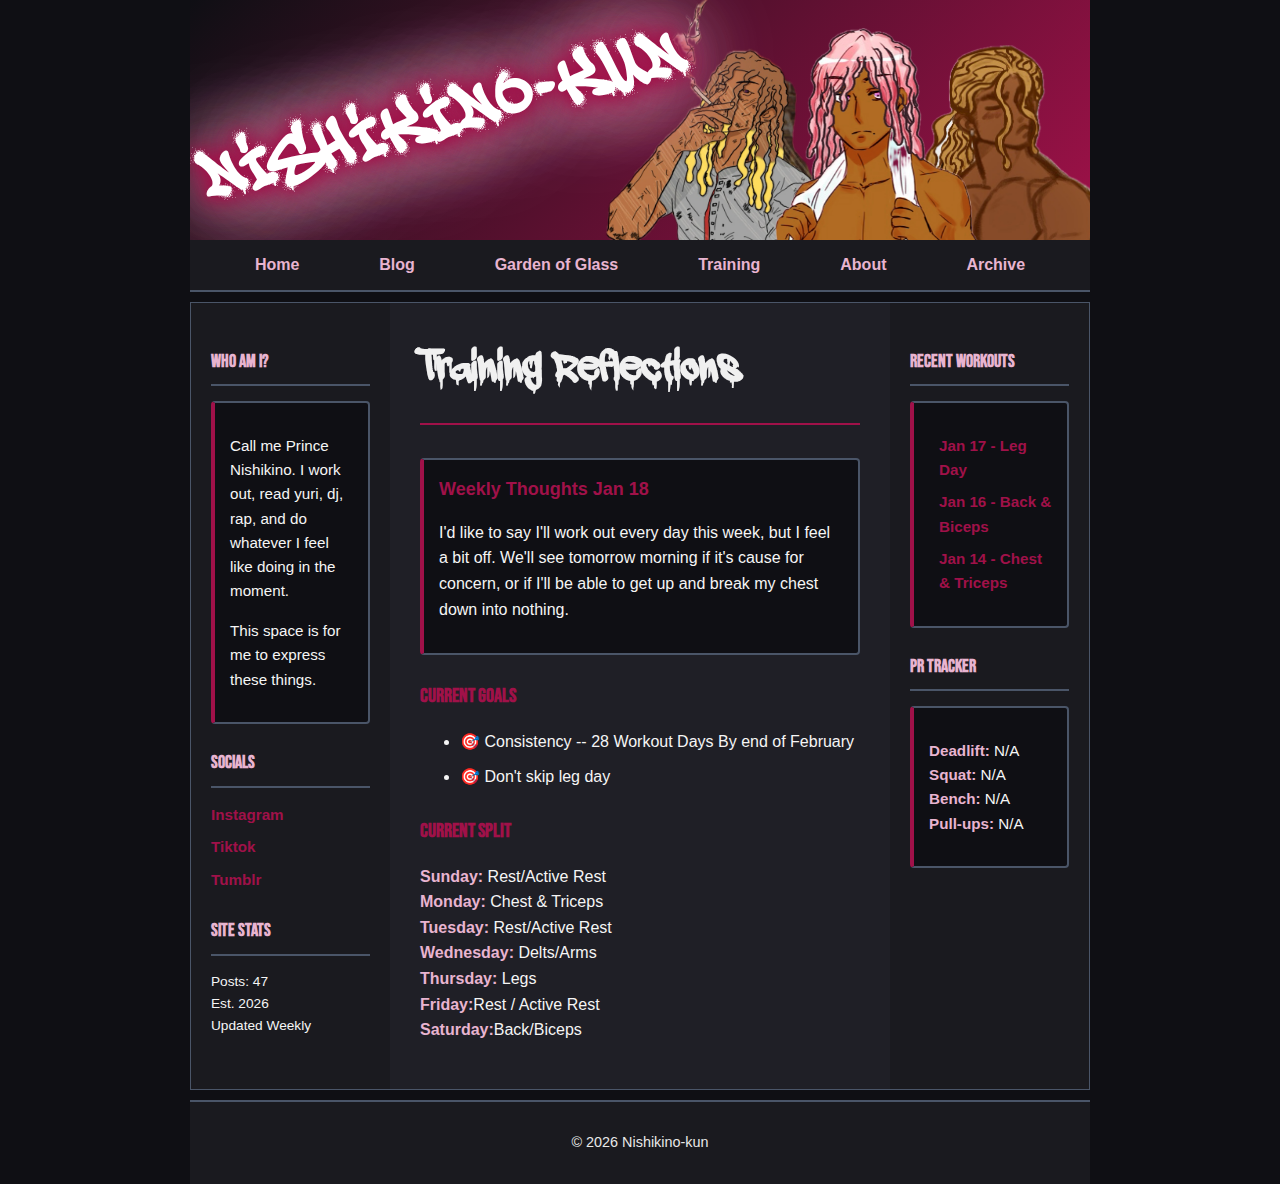
<file: training.html>
<!DOCTYPE html>
<html>
  <head>
    <meta charset="UTF-8">
    <meta name="viewport" content="width=device-width, initial-scale=1.0">
    <title>Nishikino-kun's Gravity Chamber</title>
  </head>
  <body>
    
     <div id="container">
      <div id="header" style="height: 240px;">
        <img src="images/OUT-MAKI-TRANS.PNG" alt="Header image" class="header-image2">
        <img src="images/TRANSMASC-ADORA.PNG" alt="Header image" class="header-image3">
        <img src="images/nishikinokun-header-image-transparent.PNG" alt="Header image" class="header-image">
        <h1 class="site-title neon-glow">NISHIKINO-KUN</h1>
      </div>
      <div id="headerArea">
        <nav id="navbar" style="margin-bottom: 10px;">
          <ul>
            <li><a href="index.html">Home</a></li>
            <li><a href="blog.html">Blog</a></li>
            <li><a href="baihe.html">Garden of Glass</a></li>
            <li><a href="training.html">Training</a></li>
            <li><a href="#">About</a></li>
            <li><a href="#">Archive</a></li>
          </ul>
        </nav>
      </div>

      <div id="flex">
        <main>
          <h1 class="main-header-title">Training Reflections</h1>

          <div class="box">
            <h3>Weekly Thoughts Jan 18</h3>
            <p> I'd like to say I'll work out every day this week, but I feel a bit off. We'll see tomorrow morning if it's cause for concern, or if I'll be able to get up and break my chest down into nothing. </p>
          </div>

          <h2>Current Goals</h2>
          <ul>
            <li>🎯 Consistency -- 28 Workout Days By end of February </li>
            <li>🎯 Don't skip leg day </li>
          </ul>

          <h2>Current Split</h2>
          <p><strong>Sunday:</strong> Rest/Active Rest<br>
          <strong>Monday:</strong> Chest & Triceps<br>
          <strong>Tuesday:</strong> Rest/Active Rest<br>
          <strong>Wednesday:</strong> Delts/Arms<br>
          <strong>Thursday:</strong> Legs<br>
          <strong>Friday:</strong>Rest / Active Rest <br>
          <strong>Saturday:</strong>Back/Biceps</p>
        </main>
        
        <aside id="rightSidebar">
          <h2>Recent Workouts</h2>
          <div class="box">
            <ul style="padding-left:10px;">
              <li><a href="#">Jan 17 - Leg Day</a></li>
              <li><a href="#">Jan 16 - Back & Biceps</a></li>
              <li><a href="#">Jan 14 - Chest & Triceps</a></li>
            </ul>
          </div>
          
          <h2>PR Tracker</h2>
          <div class="box">
            <p><strong>Deadlift:</strong> N/A<br>
            <strong>Squat:</strong> N/A<br>
            <strong>Bench:</strong> N/A<br>
            <strong>Pull-ups:</strong> N/A</p>
          </div>
        </aside>

        <aside id="leftSidebar">
          <h2>Who Am I?</h2>
          <div class="box">
            <p>Call me Prince Nishikino. I work out, read yuri, dj, rap, and do whatever I feel like doing in the moment.</p>
            <p>This space is for me to express these things.</p>
          </div>
          
          <h2>Socials</h2>
          <ul>
            <li><a href="instagram.com/nishikino.kun">Instagram</a></li>
            <li><a href="tiktok.com/nishikin0">Tiktok</a></li>
            <li><a href="19prince.tumblr.com">Tumblr</a></li>
          </ul>
          
          <h2>Site Stats</h2>
          <p style="font-size: 0.9em;">Posts: 47<br>
          Est. 2026<br>
          Updated Weekly</p>
        </aside>
      </div>
      
      <footer id="footer" style="margin-top: 10px;">
        <p>© 2026 Nishikino-kun</p>
      </footer>
    </div>

    <style>
      /* Nishikino-kun's Color Palette - Darker Version */
      :root {
        --black-bg: #0f0f14;
        --black-light: #1a1a1f;
        --crimson: #A01149;
        --soft-pink: #E8B4D0;
        --slate: #4A5568;
        --text-main: #F5F5F5;
        --text-muted: #E8E8E8;
      }

      /* Graffiti Font for Header - AerosolDier */
      @font-face {
        font-family: 'AerosolDier';
        src: url('/fonts/Aerosoldier_PERSONAL_USE_ONLY.otf') format('opentype');
        font-weight: normal;
        font-style: normal;
      }
      @font-face {
        font-family: 'A Dripping Marker';
        src: url('fonts/adrip1.ttf') format('truetype');
        font-weight: normal;
        font-style: normal;
      }
     @font-face {
        font-family: 'Bebas Neue Regular';
        src: url('fonts/BebasNeue-Regular.otf') format('opentype');
        font-weight: normal;
        font-style: normal;
      }
      @font-face {
        font-family: Nunito;
        src: url('https://sadhost.neocities.org/fonts/Nunito-Regular.ttf');
      }

      @font-face {
        font-family: Nunito;
        src: url('https://sadhost.neocities.org/fonts/Nunito-Bold.ttf');
        font-weight: bold;
      }

      body {
        font-family: 'Nunito', sans-serif;
        margin: 0;
        background-color: var(--black-bg);
        color: var(--text-main);
        line-height: 1.6;
      }

      * {
        box-sizing: border-box;
      }

      #container {
        max-width: 900px;
        margin: 0 auto;
      }

      #container a {
        color: var(--crimson);
        font-weight: bold;
        text-decoration: none;
        transition: color 0.3s ease;
      }

      #container a:hover {
        color: var(--soft-pink);
      }

      #header {
        width: 100%;
        background: linear-gradient(135deg, var(--black-bg) 0%, var(--crimson) 100%);
        height: 240px;
        display: flex;
        align-items: center;
        justify-content: flex-start;
        position: relative;
        overflow: hidden;
      }
      
      /* Main Header Style */
      .main-header-title{
        font-family: 'A Dripping Marker';
        font-size:50px;
        color: #F0F0F0;
      }

      /* Site Title Styles */
      .site-title {
        font-family: 'AerosolDier', cursive;
        font-size: 64px;
        font-weight: 400;
        letter-spacing: 8px;
        transform: rotate(-15deg);
        margin-left: 10px;
        margin-top: 40px;
        border: none;
        text-decoration: none;
        position: relative;
        z-index: 10;
        text-transform: uppercase;
      }

      /* NEON GLOW EFFECT */
      .neon-glow {
        color: #fff;
        text-shadow: 
          0 0 10px var(--crimson),
          0 0 20px var(--crimson),
          0 0 30px var(--crimson),
          0 0 40px var(--crimson),
          0 0 70px var(--soft-pink),
          0 0 80px var(--soft-pink),
          0 0 100px var(--soft-pink);
        animation: neon-flicker 3s infinite alternate;
      }

      @keyframes neon-flicker {
        0%, 19%, 21%, 23%, 25%, 54%, 56%, 100% {
          text-shadow: 
            0 0 10px var(--crimson),
            0 0 20px var(--crimson),
            0 0 30px var(--crimson),
            0 0 40px var(--crimson),
            0 0 70px var(--soft-pink),
            0 0 80px var(--soft-pink),
            0 0 100px var(--soft-pink);
        }
        20%, 24%, 55% {
          text-shadow: 
            0 0 5px var(--crimson),
            0 0 10px var(--crimson);
        }
      }

      #navbar {
        background-color: var(--black-light);
        width: 100%;
        border-bottom: 2px solid var(--slate);
      }

      #navbar ul {
        display: flex;
        padding: 0;
        margin: 0;
        list-style-type: none;
        justify-content: space-evenly;
      }

      #navbar li {
        padding: 12px 0;
      }

      #navbar li a {
        color: var(--soft-pink);
        font-weight: 800;
        text-decoration: none;
        padding: 10px 15px;
        transition: all 0.3s ease;
      }

      #navbar li a:hover {
        color: var(--crimson);
        background-color: rgba(160, 17, 73, 0.1);
        border-radius: 4px;
      }

      #flex {
        display: flex;
        gap: 0;
      }

      aside {
        background-color: var(--black-light);
        width: 200px;
        padding: 20px;
        font-size: 0.95em;
        border: 1px solid var(--slate);
      }

      main {
        background-color: #1f1f26;
        flex: 1;
        padding: 30px;
        order: 2;
        border-top: 1px solid var(--slate);
        border-bottom: 1px solid var(--slate);
      }

      #leftSidebar {
        order: 1;
        border-right: none;
      }

      #rightSidebar {
        order: 3;
        border-left: none;
      }
      
      .header-image {
        position: absolute;
        width: 215px;
        height: auto;
        right: 100px;
        top: 95%;
        transform: translateY(-50%);
        z-index: 5;
      }
      
      .header-image2 {
        position: absolute;
        width: 250px;
        height: auto;
        right: 250px;
        top: 100%;
        transform: translateY(-50%);
        z-index: 5;
      }
      
      .header-image3 {
        position: absolute;
        width: 250px;
        height: auto;
        right: -10px;
        top: 85%;
        transform: translateY(-50%);
        z-index: 5;
      }

      footer {
        background-color: var(--black-light);
        width: 100%;
        padding: 15px;
        text-align: center;
        font-size: 0.9em;
        color: var(--text-muted);
        border-top: 2px solid var(--slate);
      }

      h1, h2, h3, h4 {
        color: var(--crimson);
        margin-top: 0;
      }

      h1 {
        font-family: Nunito;
        font-size: 28px;
        border-bottom: 2px solid var(--crimson);
        padding-bottom: 10px;
      }

      h2 {
        font-family: 'Bebas Neue Regular';
        font-size: 20px;
        margin-top: 25px;
      }

      h3 {
        font-size: 18px;
        margin-bottom: 10px;
      }

      h4 {
        font-size: 16px;
        color: var(--soft-pink);
        margin-top: 10px;
      }

      strong {
        color: var(--soft-pink);
      }

      .box {
        background-color: var(--black-bg);
        border: 2px solid var(--slate);
        border-left: 4px solid var(--crimson);
        padding: 15px;
        margin: 15px 0;
        border-radius: 4px;
      }

      aside ul {
        list-style: none;
        padding-left: 0;
      }

      aside ul li {
        margin: 8px 0;
      }

      aside h2 {
        font-size: 18px;
        color: var(--soft-pink);
        border-bottom: 2px solid var(--slate);
        padding-bottom: 8px;
      }

      main ul {
        color: var(--text-main);
      }

      main ul li {
        margin: 10px 0;
      }

      @media only screen and (max-width: 800px) {
        #flex {
          flex-wrap: wrap;
        }

        aside {
          width: 100%;
          border: 1px solid var(--slate);
          border-left: 4px solid var(--crimson);
        }

        main {
          order: 1;
        }

        #leftSidebar {
          order: 2;
        }

        #rightSidebar {
          order: 3;
        }

        #navbar ul {
          flex-wrap: wrap;
        }
      }
    </style>
  </body>
</html>
</file>
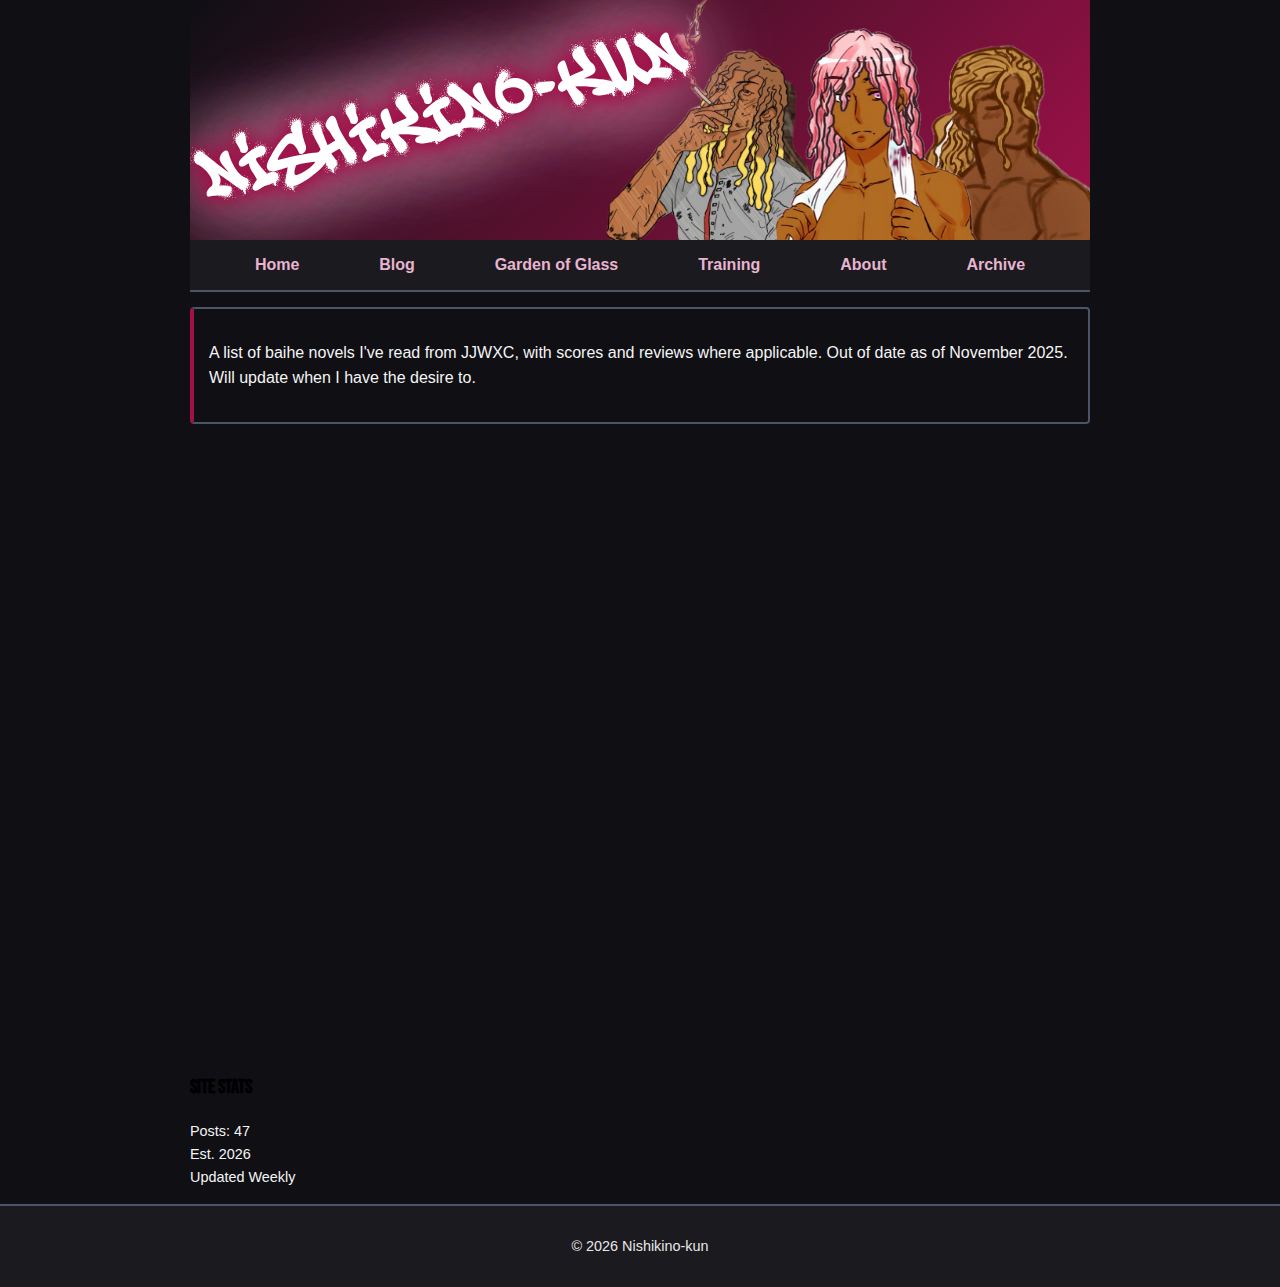
<file: public/baihe.html>
<!DOCTYPE html>
<html>
  <head>
    <meta charset="UTF-8">
    <meta name="viewport" content="width=device-width, initial-scale=1.0">
    <title>Nishikino-kun's Private Study</title>
  </head>
  <body>
    
     <div id="container">
      <div id="header" style="height: 240px;">
        <img src="images/OUT-MAKI-TRANS.PNG" alt="Header image" class="header-image2">
        <img src="images/TRANSMASC-ADORA.PNG" alt="Header image" class="header-image3">
        <img src="images/nishikinokun-header-image-transparent.PNG" alt="Header image" class="header-image">
        <h1 class="site-title neon-glow">NISHIKINO-KUN</h1>
      </div>
      <div id="headerArea">
        <nav id="navbar" style="margin-bottom: 10px;">
           <ul>
            <li><a href="index.html">Home</a></li>
            <li><a href="blog.html">Blog</a></li>
            <li><a href="baihe.html">Garden of Glass</a></li>
            <li><a href="training.html">Training</a></li>
            <li><a href="not_found.html">About</a></li>
            <li><a href="not_found.html">Archive</a></li>
          </ul>
        </nav>
      </div>
      <div class="box">
            <p>A list of baihe novels I've read from JJWXC, with scores and reviews where applicable. Out of date as of November 2025. Will update when I have the desire to.</p>
          </div>

      <iframe src="https://grave-cloche-fd8.notion.site/ebd//25dc047228ed8086bee3d62146c6e05c?v=25dc047228ed80f99042000c8cbfb598" width="100%" height="600" frameborder="0" allowfullscreen />
      </iframe>
          
          <h2>Site Stats</h2>
          <p style="font-size: 0.9em;">Posts: 47<br>
          Est. 2026<br>
          Updated Weekly</p>
        </aside>
      </div>
      
      <footer id="footer" style="margin-top: 10px;">
        <p>© 2026 Nishikino-kun</p>
      </footer>
    </div>

    <style>
      /* Nishikino-kun's Color Palette - Darker Version */
      :root {
        --black-bg: #0f0f14;
        --black-light: #1a1a1f;
        --crimson: #A01149;
        --soft-pink: #E8B4D0;
        --slate: #4A5568;
        --text-main: #F5F5F5;
        --text-muted: #E8E8E8;
      }

      /* Graffiti Font for Header - AerosolDier */
      /* TO USE THIS FONT: Download from https://www.dafont.com/aerosoldier.font
         Upload the .otf file to your Neocities, then replace the URL below */
      @font-face {
        font-family: 'AerosolDier';
        src: url('fonts/Aerosoldier_PERSONAL_USE_ONLY.otf') format('opentype');
        font-weight: normal;
        font-style: normal;
      }
      @font-face {
        font-family: 'A Dripping Marker';
        src: url('fonts/adrip1.ttf') format('truetype');
        font-weight: normal;
        font-style: normal;
      }
     @font-face {
        font-family: 'Bebas Neue Regular';
        src: url('fonts/BebasNeue-Regular.otf') format('opentype');
        font-weight: normal;
        font-style: normal;
      }
      @font-face {
        font-family: Nunito;
        src: url('https://sadhost.neocities.org/fonts/Nunito-Regular.ttf');
      }

      @font-face {
        font-family: Nunito;
        src: url('https://sadhost.neocities.org/fonts/Nunito-Bold.ttf');
        font-weight: bold;
      }

      body {
        font-family: 'Nunito', sans-serif;
        margin: 0;
        background-color: var(--black-bg);
        color: var(--text-main);
        line-height: 1.6;
      }

      * {
        box-sizing: border-box;
      }

      #container {
        max-width: 900px;
        margin: 0 auto;
      }

      #container a {
        color: var(--crimson);
        font-weight: bold;
        text-decoration: none;
        transition: color 0.3s ease;
      }

      #container a:hover {
        color: var(--soft-pink);
      }

      #header {
        width: 100%;
        background: linear-gradient(135deg, var(--black-bg) 0%, var(--crimson) 100%);
        height: 240px;
        display: flex;
        align-items: center;
        justify-content: flex-start;
        position: relative;
        overflow: hidden;
      }
      
      /* Main Header Style */
      .main-header-title{
        font-family: 'A Dripping Marker';
        font-size:75px;
        color: #F0F0F0;
        
        }

      /* Site Title Styles */
      .site-title {
        font-family: 'AerosolDier', cursive;
        font-size: 64px;
        font-weight: 400;
        letter-spacing: 8px;
        transform: rotate(-15deg);     /* NEW - rotates the text */
        margin-left: 10px;            /* NEW - shifts it left */
        margin-top: 40px;              /* NEW - shifts it down slightly */
        /*margin: 0;*/
        border: none;
        position: relative;
        z-index: 10;
        text-transform: uppercase;
      }

      /* NEON GLOW EFFECT */
      .neon-glow {
        color: #fff;
        text-shadow: 
          0 0 10px var(--crimson),
          0 0 20px var(--crimson),
          0 0 30px var(--crimson),
          0 0 40px var(--crimson),
          0 0 70px var(--soft-pink),
          0 0 80px var(--soft-pink),
          0 0 100px var(--soft-pink);
        animation: neon-flicker 3s infinite alternate;
      }

      @keyframes neon-flicker {
        0%, 19%, 21%, 23%, 25%, 54%, 56%, 100% {
          text-shadow: 
            0 0 10px var(--crimson),
            0 0 20px var(--crimson),
            0 0 30px var(--crimson),
            0 0 40px var(--crimson),
            0 0 70px var(--soft-pink),
            0 0 80px var(--soft-pink),
            0 0 100px var(--soft-pink);
        }
        20%, 24%, 55% {
          text-shadow: 
            0 0 5px var(--crimson),
            0 0 10px var(--crimson);
        }
      }

      /* GLITCH EFFECT - Remove "neon-glow" class and add "glitch" class to use this instead */
      .glitch {
        color: var(--text-main);
        position: relative;
      }

      .glitch::before,
      .glitch::after {
        content: 'NISHIKINO-KUN';
        position: absolute;
        left: 0;
        top: 0;
        width: 100%;
        height: 100%;
      }

      .glitch::before {
        color: var(--crimson);
        animation: glitch-1 2.5s infinite;
        clip-path: polygon(0 0, 100% 0, 100% 45%, 0 45%);
      }

      .glitch::after {
        color: var(--soft-pink);
        animation: glitch-2 2.5s infinite;
        clip-path: polygon(0 55%, 100% 55%, 100% 100%, 0 100%);
      }

      @keyframes glitch-1 {
        0% { transform: translate(0); }
        20% { transform: translate(-2px, 2px); }
        40% { transform: translate(-2px, -2px); }
        60% { transform: translate(2px, 2px); }
        80% { transform: translate(2px, -2px); }
        100% { transform: translate(0); }
      }

      @keyframes glitch-2 {
        0% { transform: translate(0); }
        20% { transform: translate(2px, -2px); }
        40% { transform: translate(2px, 2px); }
        60% { transform: translate(-2px, -2px); }
        80% { transform: translate(-2px, 2px); }
        100% { transform: translate(0); }
      }

      #navbar {
        background-color: var(--black-light);
        width: 100%;
        border-bottom: 2px solid var(--slate);
      }

      #navbar ul {
        display: flex;
        padding: 0;
        margin: 0;
        list-style-type: none;
        justify-content: space-evenly;
      }

      #navbar li {
        padding: 12px 0;
      }

      #navbar li a {
        color: var(--soft-pink);
        font-weight: 800;
        text-decoration: none;
        padding: 10px 15px;
        transition: all 0.3s ease;
      }

      #navbar li a:hover {
        color: var(--crimson);
        background-color: rgba(160, 17, 73, 0.1);
        border-radius: 4px;
      }

      #flex {
        display: flex;
        gap: 0;
      }

      aside {
        background-color: var(--black-light);
        width: 200px;
        padding: 20px;
        font-size: 0.95em;
        border: 1px solid var(--slate);
      }

      main {
        background-color: #1f1f26;
        flex: 1;
        padding: 30px;
        order: 2;
        border-top: 1px solid var(--slate);
        border-bottom: 1px solid var(--slate);
      }

      #leftSidebar {
        order: 1;
        border-right: none;
      }

      #rightSidebar {
        order: 3;
        border-left: none;
      }
      

  .header-image {
    position: absolute;
    width: 215px; /* or whatever size you want */
    height: auto;
    right: 100px; /* position it where you want */
    top: 95%;
    transform: translateY(-50%);
  z-index: 5; /* between gradient (1) and text (10) */
  }
  
  .header-image2 {
    position: absolute;
    width: 250px; /* or whatever size you want */
    height: auto;
    right: 250px; /* position it where you want */
    top: 100%;
    transform: translateY(-50%);
  z-index: 5; /* between gradient (1) and text (10) */
  }
  
  .header-image3 {
    position: absolute;
    width: 250px; /* or whatever size you want */
    height: auto;
    right: -10px; /* position it where you want */
    top: 85%;
    transform: translateY(-50%);
  z-index: 5; /* between gradient (1) and text (10) */
  }
  

      footer {
        background-color: var(--black-light);
        width: 100%;
        padding: 15px;
        text-align: center;
        font-size: 0.9em;
        color: var(--text-muted);
        border-top: 2px solid var(--slate);
      }

      h1, h2, h3 {
        color: var(--crimson);
        margin-top: 0;
      }

      h1 {
        font-family: Nunito;
        font-size: 28px;
        border-bottom: 2px solid var(--crimson);
        padding-bottom: 10px;
        color: black; 
      }

      h2 {
        font-family: 'Bebas Neue Regular';
        color: black; 
        font-size: 20px;
        margin-top: 25px;
      }

      h3 {
        font-size: 18px;
        margin-bottom: 10px;
      }

      strong {
        color: var(--soft-pink);
      }

      .box {
        background-color: var(--black-bg);
        border: 2px solid var(--slate);
        border-left: 4px solid var(--crimson);
        padding: 15px;
        margin: 15px 0;
        border-radius: 4px;
      }

      aside ul {
        list-style: none;
        padding-left: 0;
      }

      aside ul li {
        margin: 8px 0;
      }

      aside h2 {
        font-size: 18px;
        color: var(--soft-pink);
        border-bottom: 2px solid var(--slate);
        padding-bottom: 8px;
      }

      @media only screen and (max-width: 800px) {
        #flex {
          flex-wrap: wrap;
        }

        aside {
          width: 100%;
          border: 1px solid var(--slate);
          border-left: 4px solid var(--crimson);
        }

        main {
          order: 1;
        }

        #leftSidebar {
          order: 2;
        }

        #rightSidebar {
          order: 3;
        }

        #navbar ul {
          flex-wrap: wrap;
        }
      }
    </style>
  </body>
</html>
</file>
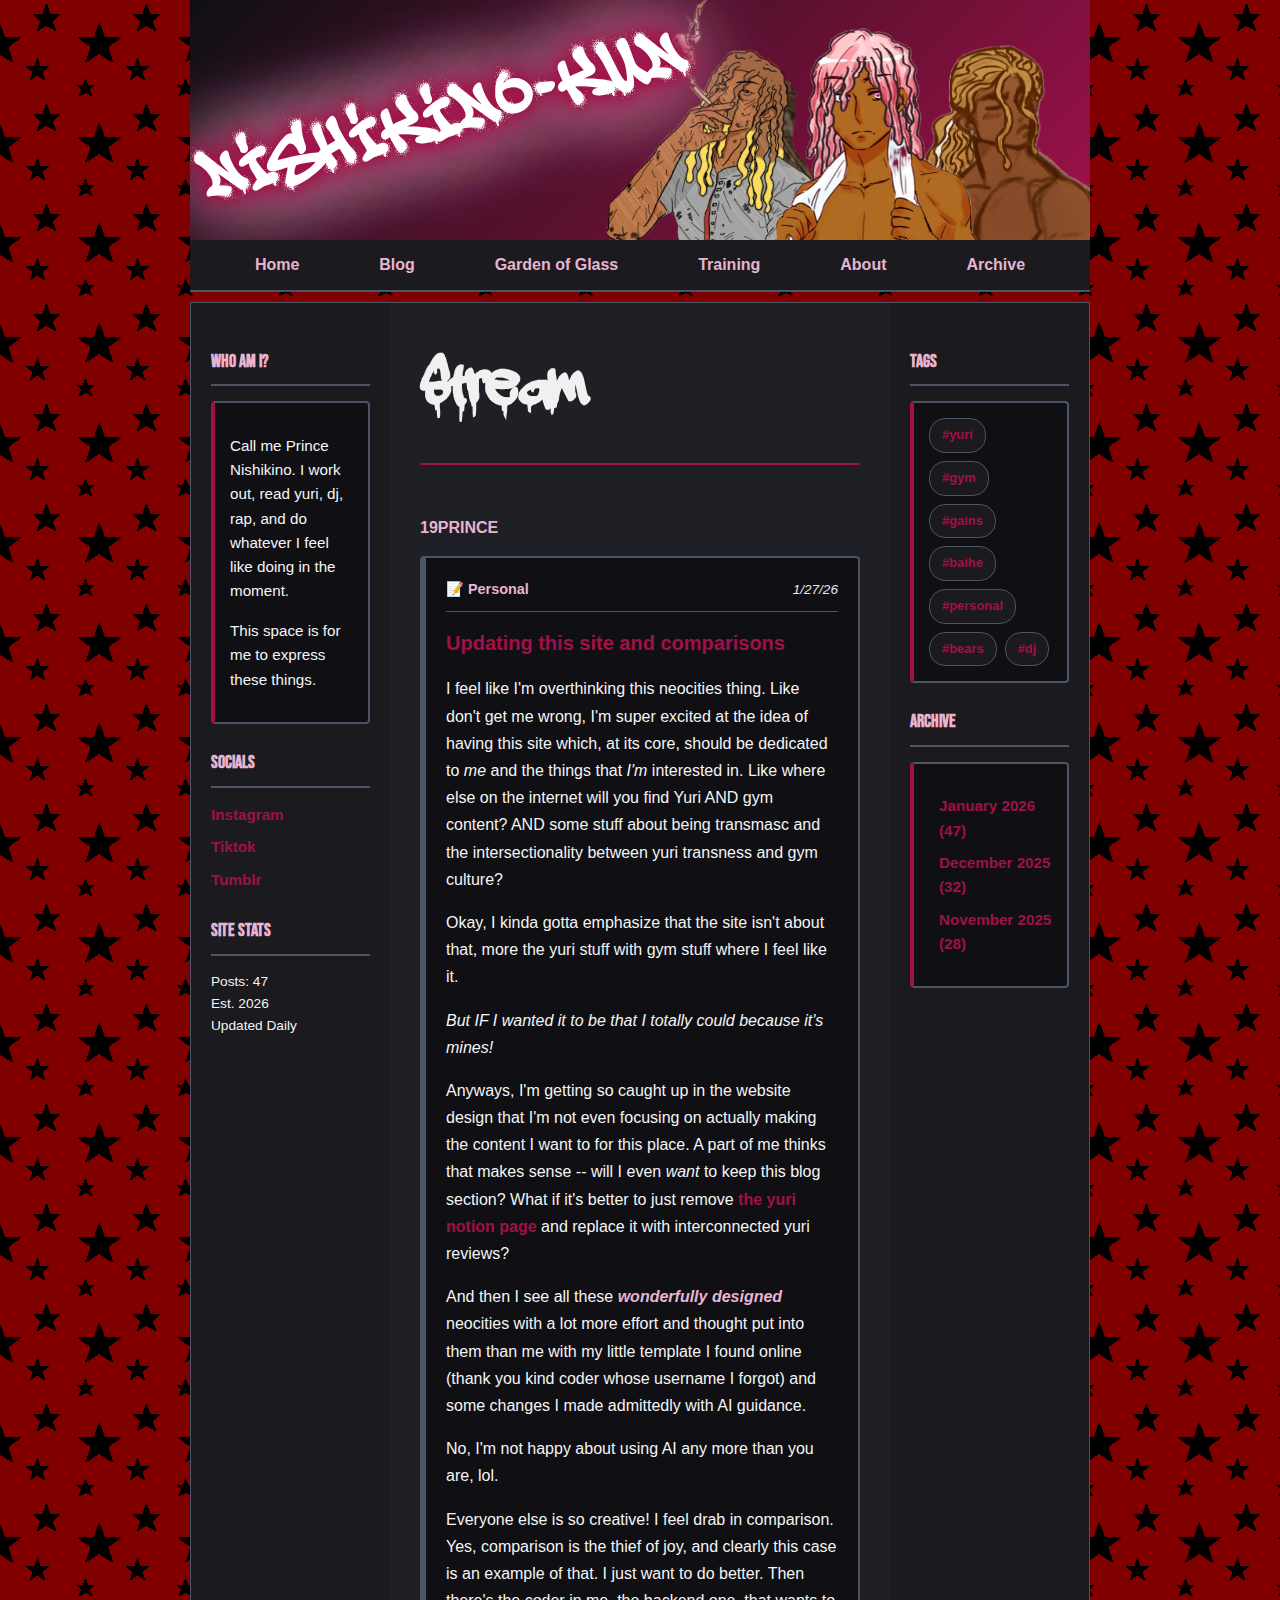
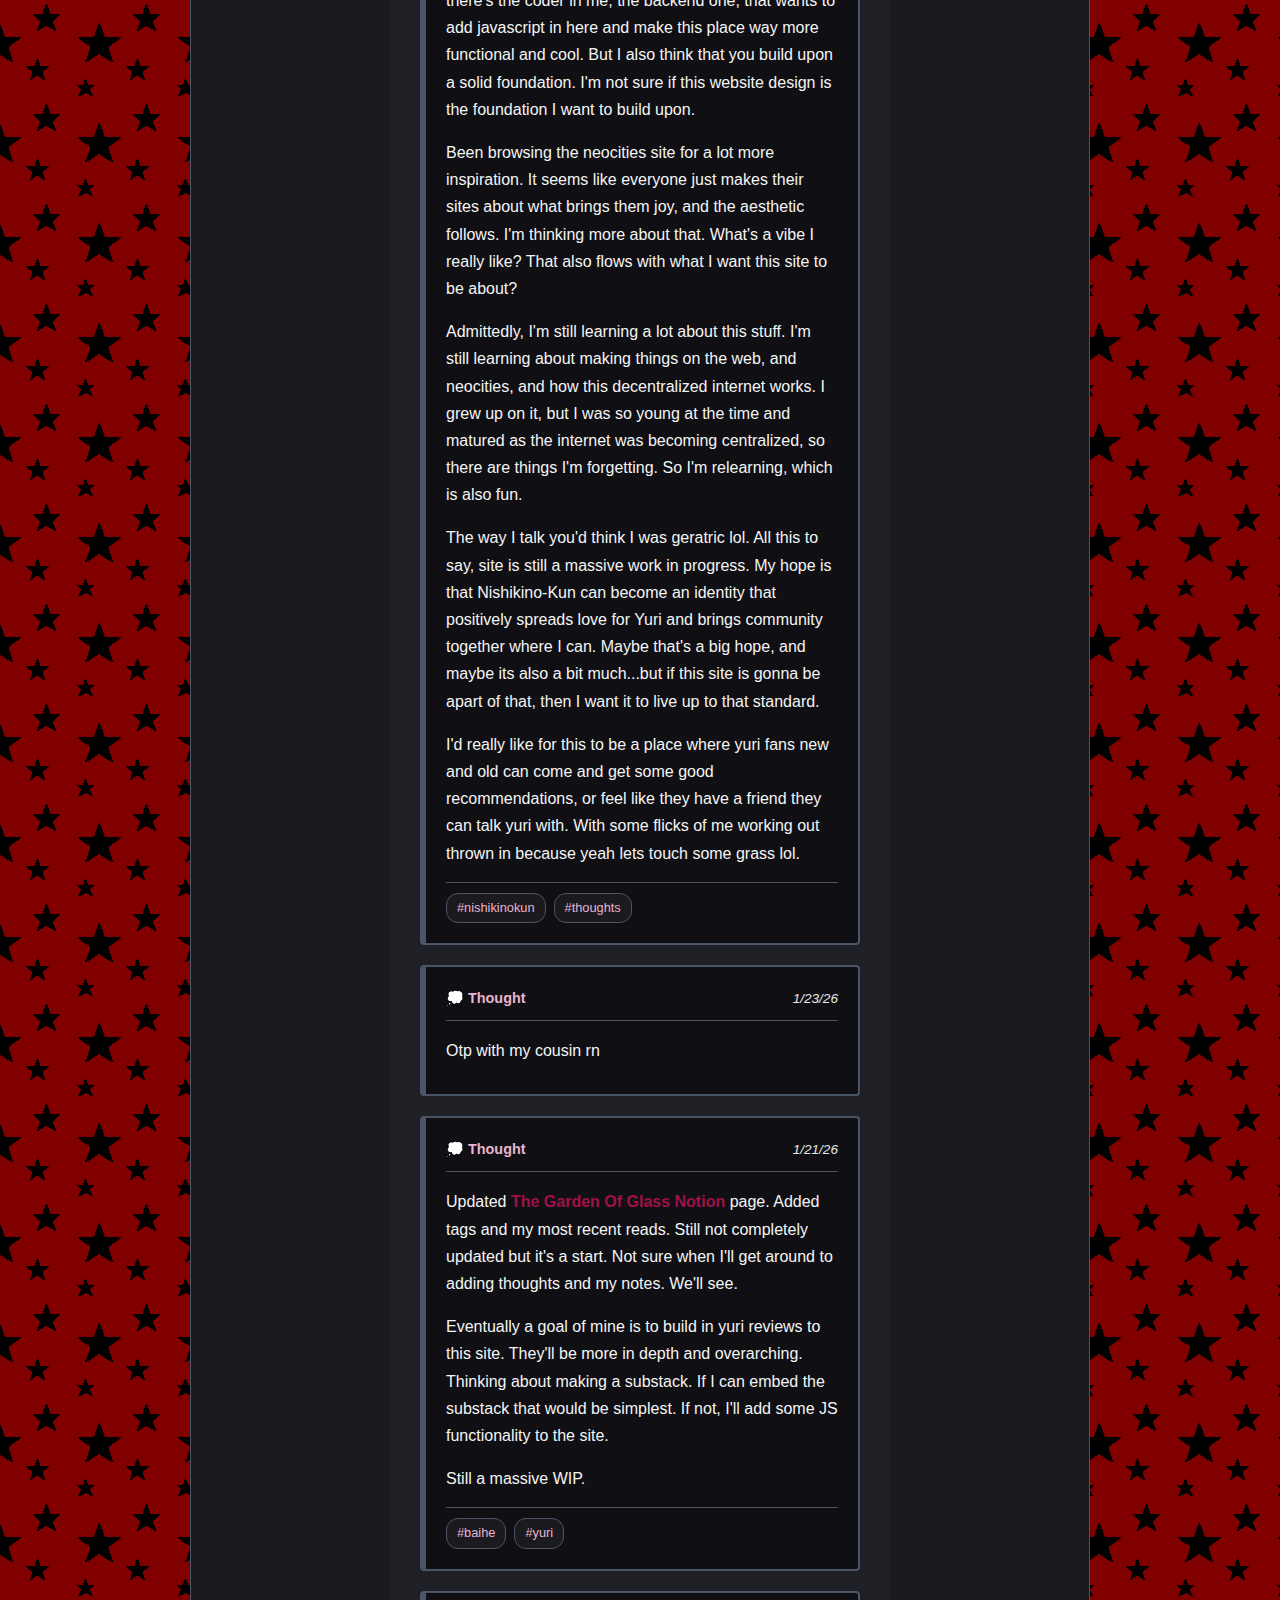
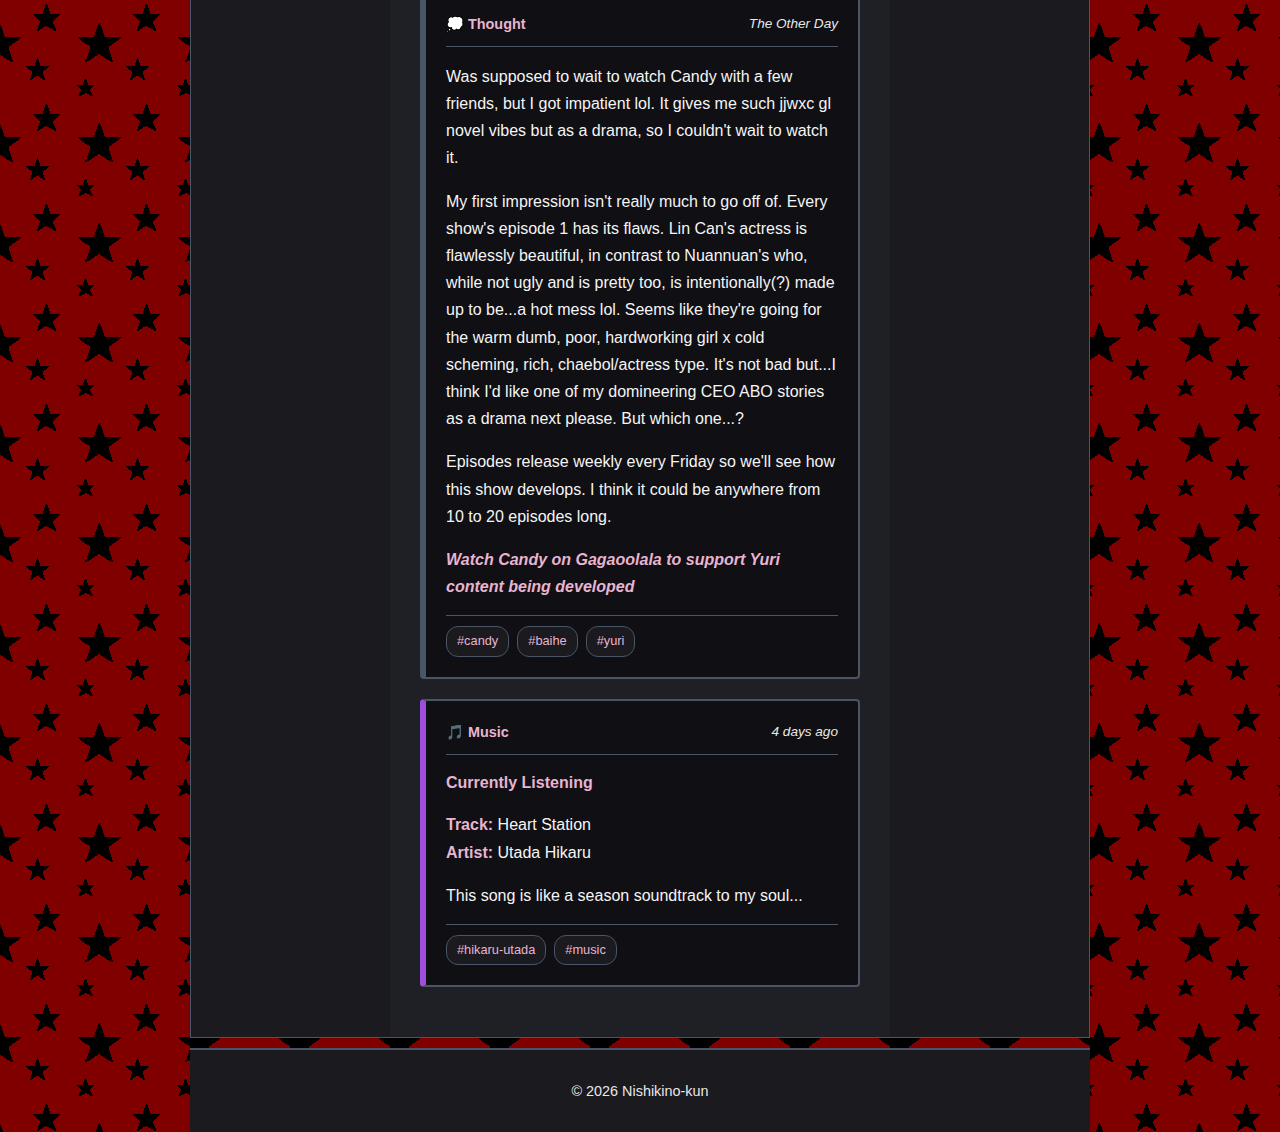
<file: public/blog.html>
<!doctype html>
<html>
  <head>
    <meta charset="UTF-8" />
    <meta name="viewport" content="width=device-width, initial-scale=1.0" />
    <title>Blog - Nishikino-kun's Private Study</title>
    <link rel="stylesheet" href="style.css" />
  </head>
  <body>
    <!-- 
    ╔══════════════════════════════════════════════════════════════════════════╗
    ║                         POST TYPE TEMPLATES                              ║
    ║.                                                                         ║
    ╚══════════════════════════════════════════════════════════════════════════╝
    
    ═══════════════════════════════════════════════════════════════════════════
    SHORT TEXT POST (Quick thoughts)
    ═══════════════════════════════════════════════════════════════════════════
    <div class="post-box post-text">
      <div class="post-header">
        <span class="post-type">💭 Thought</span>
        <span class="post-date">Just now</span>
      </div>
      <p>Insert Text Here...</p>
    </div>
    
    ═══════════════════════════════════════════════════════════════════════════
    TRAINING POST (Workouts, PRs, updates, thoughts)
    ═══════════════════════════════════════════════════════════════════════════
    <div class="post-box post-gym">
      <div class="post-header">
        <span class="post-type">💪 Training</span>
        <span class="post-date">2 hours ago</span>
      </div>
      <h3>Post Title Here</h3>
      <p>Your gym content here...</p>
      <p>More paragraphs as needed...</p>
      <div class="post-footer">
        <span class="tag">#gains</span>
        <span class="tag">#deadlift</span>
      </div>
    </div>
    
    ═══════════════════════════════════════════════════════════════════════════
    YURI POST (Reviews, thoughts on yuri )
    ═══════════════════════════════════════════════════════════════════════════
    <div class="post-box post-yuri">
      <div class="post-header">
        <span class="post-type">🌸 Yuri</span>
        <span class="post-date">Yesterday</span>
      </div>
      <h3>Title/Series Name</h3>
      <p>Your review or thoughts here...</p>
      <div class="post-footer">
        <span class="tag">#baihe</span>
        <span class="tag">#manga</span>
      </div>
    </div>
    
    ═══════════════════════════════════════════════════════════════════════════
    PERSONAL POST (Life updates, reflections, longer thoughts)
    ═══════════════════════════════════════════════════════════════════════════
    <div class="post-box post-personal">
      <div class="post-header">
        <span class="post-type">📝 Personal</span>
        <span class="post-date">3 days ago</span>
      </div>
      <h3>Post Title</h3>
      <p>Your personal thoughts here...</p>
      <p>Multiple paragraphs work great for this type...</p>
      <div class="post-footer">
        <span class="tag">#life</span>
      </div>
    </div>
    
    ═══════════════════════════════════════════════════════════════════════════
    QUOTE POST (Highlighted quotes)
    ═══════════════════════════════════════════════════════════════════════════
    <div class="post-box post-quote">
      <div class="post-header">
        <span class="post-type">💬 Quote</span>
        <span class="post-date">5 hours ago</span>
      </div>
      <blockquote>
        "Your quote text here..."
      </blockquote>
      <p class="quote-source">— source or your thoughts on it</p>
    </div>
    
    ═══════════════════════════════════════════════════════════════════════════
    IMAGE POST (Photos with captions)
    ═══════════════════════════════════════════════════════════════════════════
    <div class="post-box post-image">
      <div class="post-header">
        <span class="post-type">📸 Photo</span>
        <span class="post-date">Yesterday</span>
      </div>
      <img src="images/your-image.jpg" alt="Description" style="width: 100%; border-radius: 4px; margin-bottom: 15px;">
      <p>Your caption here...</p>
    </div>
    
    ═══════════════════════════════════════════════════════════════════════════
    LINK POST (Shared articles, resources)
    ═══════════════════════════════════════════════════════════════════════════
    <div class="post-box post-link">
      <div class="post-header">
        <span class="post-type">🔗 Link</span>
        <span class="post-date">2 days ago</span>
      </div>
      <div class="link-preview">
        <h4><a href="https://example.com">Article Title Here</a></h4>
        <p class="link-desc">Your thoughts or description of the link...</p>
      </div>
    </div>
    
    ═══════════════════════════════════════════════════════════════════════════
    MUSIC POST (music thoughts)
    ═══════════════════════════════════════════════════════════════════════════
    <div class="post-box post-music">
      <div class="post-header">
        <span class="post-type">🎵 Music</span>
        <span class="post-date">4 days ago</span>
      </div>
      <h4>Currently Listening / Now Playing</h4>
      <p><strong>Track:</strong> Song Name<br>
      <strong>Artist:</strong> Artist Name</p>
      <p>Your thoughts on the music...</p>
      <div class="post-footer">
        <span class="tag">#dj</span>
        <span class="tag">#music</span>
      </div>
    </div>
    
    ═══════════════════════════════════════════════════════════════════════════
    NOTES:
    - Change post-date to whatever makes sense (Just now, 2 hours ago, Yesterday, etc.)
    - Add or remove tags in post-footer as needed
    - h3 is optional - use for titled posts
    - You can mix elements from different post types
    - Remember to keep posts in reverse chronological order (newest at top)
    ═══════════════════════════════════════════════════════════════════════════
    -->

    <div id="container">
      <div id="header" style="height: 240px">
        <img
          src="images/OUT-MAKI-TRANS.PNG"
          alt="Header image"
          class="header-image2"
        />
        <img
          src="images/TRANSMASC-ADORA.PNG"
          alt="Header image"
          class="header-image3"
        />
        <img
          src="images/nishikinokun-header-image-transparent.PNG"
          alt="Header image"
          class="header-image"
        />
        <h1 class="site-title neon-glow">NISHIKINO-KUN</h1>
      </div>
      <div id="headerArea">
        <nav id="navbar" style="margin-bottom: 10px">
          <ul>
            <li><a href="index.html">Home</a></li>
            <li><a href="blog.html">Blog</a></li>
            <li><a href="baihe.html">Garden of Glass</a></li>
            <li><a href="training.html">Training</a></li>
            <li><a href="not_found.html">About</a></li>
            <li><a href="not_found.html">Archive</a></li>
          </ul>
        </nav>
      </div>

      <div id="flex">
        <main>
          <h1 class="main-header-title">Stream</h1>
          <p><strong>19PRINCE</strong></p>

          <div class="post-box post-personal">
            <div class="post-header">
              <span class="post-type">📝 Personal</span>
              <span class="post-date">1/27/26</span>
            </div>
            <h3>Updating this site and comparisons</h3>
            <p>
              I feel like I'm overthinking this neocities thing. Like don't get
              me wrong, I'm super excited at the idea of having this site which,
              at its core, should be dedicated to <em>me</em> and the things
              that <em>I'm</em> interested in. Like where else on the internet
              will you find Yuri AND gym content? AND some stuff about being
              transmasc and the intersectionality between yuri transness and gym
              culture?
            </p>
            <p>
              Okay, I kinda gotta emphasize that the site isn't about that, more
              the yuri stuff with gym stuff where I feel like it.
            </p>
            <p>
              <em
                >But IF I wanted it to be that I totally could because it's
                mines!</em
              >
            </p>
            <p>
              Anyways, I'm getting so caught up in the website design that I'm
              not even focusing on actually making the content I want to for
              this place. A part of me thinks that makes sense -- will I even
              <em>want</em> to keep this blog section? What if it's better to
              just remove <a href="baihe.html">the yuri notion page</a>
              and replace it with interconnected yuri reviews?
            </p>
            <p>
              And then I see all these
              <strong><em>wonderfully designed</em></strong> neocities with a
              lot more effort and thought put into them than me with my little
              template I found online (thank you kind coder whose username I
              forgot) and some changes I made admittedly with AI guidance.
            </p>
            <p>No, I'm not happy about using AI any more than you are, lol.</p>
            <p>
              Everyone else is so creative! I feel drab in comparison. Yes,
              comparison is the thief of joy, and clearly this case is an
              example of that. I just want to do better. Then there's the coder
              in me, the backend one, that wants to add javascript in here and
              make this place way more functional and cool. But I also think
              that you build upon a solid foundation. I'm not sure if this
              website design is the foundation I want to build upon.
            </p>
            <p>
              Been browsing the neocities site for a lot more inspiration. It
              seems like everyone just makes their sites about what brings them
              joy, and the aesthetic follows. I'm thinking more about that.
              What's a vibe I really like? That also flows with what I want this
              site to be about?
            </p>
            <p>
              Admittedly, I'm still learning a lot about this stuff. I'm still
              learning about making things on the web, and neocities, and how
              this decentralized internet works. I grew up on it, but I was so
              young at the time and matured as the internet was becoming
              centralized, so there are things I'm forgetting. So I'm
              relearning, which is also fun.
            </p>
            <p>
              The way I talk you'd think I was geratric lol. All this to say,
              site is still a massive work in progress. My hope is that
              Nishikino-Kun can become an identity that positively spreads love
              for Yuri and brings community together where I can. Maybe that's a
              big hope, and maybe its also a bit much...but if this site is
              gonna be apart of that, then I want it to live up to that
              standard.
            </p>
            <p>
              I'd really like for this to be a place where yuri fans new and old
              can come and get some good recommendations, or feel like they have
              a friend they can talk yuri with. With some flicks of me working
              out thrown in because yeah lets touch some grass lol.
            </p>
            <div class="post-footer">
              <span class="tag">#nishikinokun</span>
              <span class="tag">#thoughts</span>
            </div>
          </div>
          <div class="post-box post-text">
            <div class="post-header">
              <span class="post-type">💭 Thought</span>
              <span class="post-date">1/23/26</span>
            </div>
            <p>Otp with my cousin rn</p>
          </div>
          <div class="post-box post-text">
            <div class="post-header">
              <span class="post-type">💭 Thought</span>
              <span class="post-date">1/21/26</span>
            </div>
            <p>
              Updated <a href="baihe.html">The Garden Of Glass Notion</a> page.
              Added tags and my most recent reads. Still not completely updated
              but it's a start. Not sure when I'll get around to adding thoughts
              and my notes. We'll see.
            </p>
            <p>
              Eventually a goal of mine is to build in yuri reviews to this
              site. They'll be more in depth and overarching. Thinking about
              making a substack. If I can embed the substack that would be
              simplest. If not, I'll add some JS functionality to the site.
            </p>
            <p>Still a massive WIP.</p>
            <div class="post-footer">
              <span class="tag">#baihe</span>
              <span class="tag">#yuri</span>
            </div>
          </div>

          <!-- Short Reaction Post -->
          <div class="post-box post-text">
            <div class="post-header">
              <span class="post-type">💭 Thought</span>
              <span class="post-date">The Other Day</span>
            </div>
            <p>
              Was supposed to wait to watch Candy with a few friends, but I got
              impatient lol. It gives me such jjwxc gl novel vibes but as a
              drama, so I couldn't wait to watch it.
            </p>
            <p>
              My first impression isn't really much to go off of. Every show's
              episode 1 has its flaws. Lin Can's actress is flawlessly
              beautiful, in contrast to Nuannuan's who, while not ugly and is
              pretty too, is intentionally(?) made up to be...a hot mess lol.
              Seems like they're going for the warm dumb, poor, hardworking girl
              x cold scheming, rich, chaebol/actress type. It's not bad but...I
              think I'd like one of my domineering CEO ABO stories as a drama
              next please. But which one...?
            </p>
            <p>
              Episodes release weekly every Friday so we'll see how this show
              develops. I think it could be anywhere from 10 to 20 episodes
              long.
            </p>
            <p>
              <a href="https://www.gagaoolala.com/en/videos/6184/candy-2026"
                ><strong
                  ><em
                    >Watch Candy on Gagaoolala to support Yuri content being
                    developed</em
                  ></strong
                ></a
              >
            </p>
            <div class="post-footer">
              <span class="tag">#candy</span>
              <span class="tag">#baihe</span>
              <span class="tag">#yuri</span>
            </div>
          </div>

          <!-- Music Post -->
          <div class="post-box post-music">
            <div class="post-header">
              <span class="post-type">🎵 Music</span>
              <span class="post-date">4 days ago</span>
            </div>
            <h4>Currently Listening</h4>
            <p>
              <strong>Track:</strong> Heart Station<br />
              <strong>Artist:</strong> Utada Hikaru
            </p>
            <p>This song is like a season soundtrack to my soul...</p>
            <div class="post-footer">
              <span class="tag">#hikaru-utada</span>
              <span class="tag">#music</span>
            </div>
          </div>
        </main>

        <aside id="rightSidebar">
          <h2>Tags</h2>
          <div class="box tag-cloud">
            <a href="#" class="tag-bubble">#yuri</a>
            <a href="#" class="tag-bubble">#gym</a>
            <a href="#" class="tag-bubble">#gains</a>
            <a href="#" class="tag-bubble">#baihe</a>
            <a href="#" class="tag-bubble">#personal</a>
            <a href="#" class="tag-bubble">#bears</a>
            <a href="#" class="tag-bubble">#dj</a>
          </div>
          <!-- <a href="#" class="tag-bubble">#trans</a>
          <a href="#" class="tag-bubble">#projects</a> -->

          <h2>Archive</h2>
          <div class="box">
            <ul style="padding-left: 10px">
              <li><a href="#">January 2026 (47)</a></li>
              <li><a href="#">December 2025 (32)</a></li>
              <li><a href="#">November 2025 (28)</a></li>
            </ul>
          </div>
        </aside>

        <aside id="leftSidebar">
          <h2>Who Am I?</h2>
          <div class="box">
            <p>
              Call me Prince Nishikino. I work out, read yuri, dj, rap, and do
              whatever I feel like doing in the moment.
            </p>
            <p>This space is for me to express these things.</p>
          </div>

          <h2>Socials</h2>
          <ul>
            <li><a href="instagram.com/nishikino.kun">Instagram</a></li>
            <li><a href="tiktok.com/nishikin0">Tiktok</a></li>
            <li><a href="19prince.tumblr.com">Tumblr</a></li>
          </ul>

          <h2>Site Stats</h2>
          <p style="font-size: 0.9em">
            Posts: 47<br />
            Est. 2026<br />
            Updated Daily
          </p>
        </aside>
      </div>

      <footer id="footer" style="margin-top: 10px">
        <p>© 2026 Nishikino-kun</p>
      </footer>
    </div>
  </body>
</html>
</file>
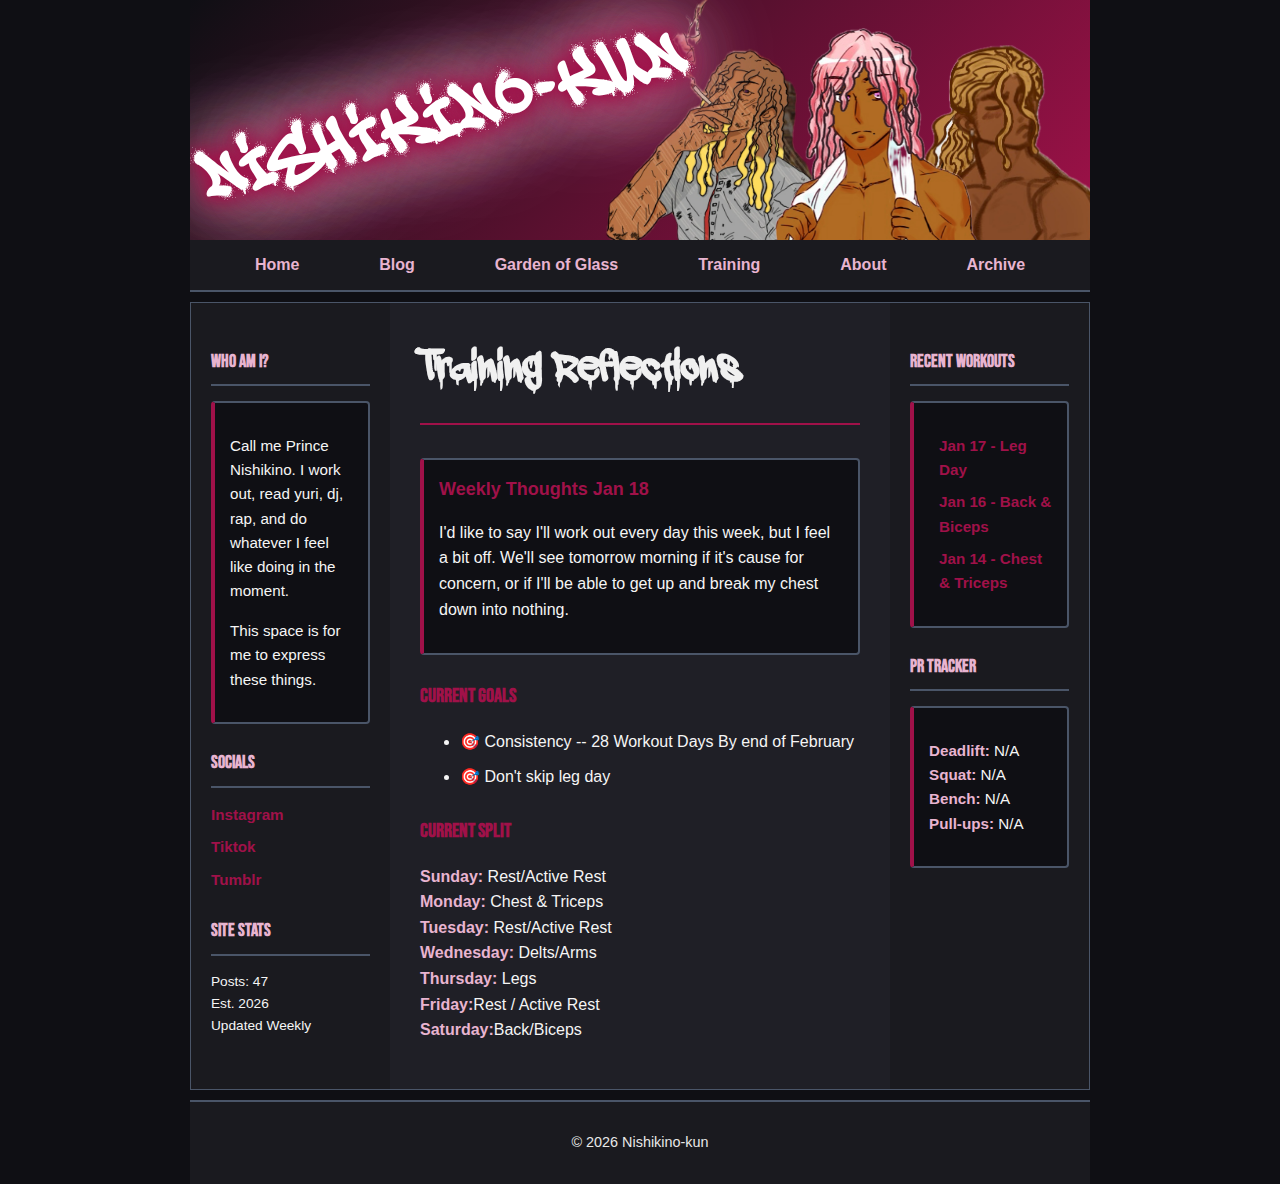
<file: public/training.html>
<!DOCTYPE html>
<html>
  <head>
    <meta charset="UTF-8">
    <meta name="viewport" content="width=device-width, initial-scale=1.0">
    <title>Nishikino-kun's Gravity Chamber</title>
  </head>
  <body>
    
     <div id="container">
      <div id="header" style="height: 240px;">
        <img src="images/OUT-MAKI-TRANS.PNG" alt="Header image" class="header-image2">
        <img src="images/TRANSMASC-ADORA.PNG" alt="Header image" class="header-image3">
        <img src="images/nishikinokun-header-image-transparent.PNG" alt="Header image" class="header-image">
        <h1 class="site-title neon-glow">NISHIKINO-KUN</h1>
      </div>
      <div id="headerArea">
        <nav id="navbar" style="margin-bottom: 10px;">
           <ul>
            <li><a href="index.html">Home</a></li>
            <li><a href="blog.html">Blog</a></li>
            <li><a href="baihe.html">Garden of Glass</a></li>
            <li><a href="training.html">Training</a></li>
            <li><a href="not_found.html">About</a></li>
            <li><a href="not_found.html">Archive</a></li>
          </ul>
        </nav>
      </div>

      <div id="flex">
        <main>
          <h1 class="main-header-title">Training Reflections</h1>

          <div class="box">
            <h3>Weekly Thoughts Jan 18</h3>
            <p> I'd like to say I'll work out every day this week, but I feel a bit off. We'll see tomorrow morning if it's cause for concern, or if I'll be able to get up and break my chest down into nothing. </p>
          </div>

          <h2>Current Goals</h2>
          <ul>
            <li>🎯 Consistency -- 28 Workout Days By end of February </li>
            <li>🎯 Don't skip leg day </li>
          </ul>

          <h2>Current Split</h2>
          <p><strong>Sunday:</strong> Rest/Active Rest<br>
          <strong>Monday:</strong> Chest & Triceps<br>
          <strong>Tuesday:</strong> Rest/Active Rest<br>
          <strong>Wednesday:</strong> Delts/Arms<br>
          <strong>Thursday:</strong> Legs<br>
          <strong>Friday:</strong>Rest / Active Rest <br>
          <strong>Saturday:</strong>Back/Biceps</p>
        </main>
        
        <aside id="rightSidebar">
          <h2>Recent Workouts</h2>
          <div class="box">
            <ul style="padding-left:10px;">
              <li><a href="#">Jan 17 - Leg Day</a></li>
              <li><a href="#">Jan 16 - Back & Biceps</a></li>
              <li><a href="#">Jan 14 - Chest & Triceps</a></li>
            </ul>
          </div>
          
          <h2>PR Tracker</h2>
          <div class="box">
            <p><strong>Deadlift:</strong> N/A<br>
            <strong>Squat:</strong> N/A<br>
            <strong>Bench:</strong> N/A<br>
            <strong>Pull-ups:</strong> N/A</p>
          </div>
        </aside>

        <aside id="leftSidebar">
          <h2>Who Am I?</h2>
          <div class="box">
            <p>Call me Prince Nishikino. I work out, read yuri, dj, rap, and do whatever I feel like doing in the moment.</p>
            <p>This space is for me to express these things.</p>
          </div>
          
          <h2>Socials</h2>
          <ul>
            <li><a href="instagram.com/nishikino.kun">Instagram</a></li>
            <li><a href="tiktok.com/nishikin0">Tiktok</a></li>
            <li><a href="19prince.tumblr.com">Tumblr</a></li>
          </ul>
          
          <h2>Site Stats</h2>
          <p style="font-size: 0.9em;">Posts: 47<br>
          Est. 2026<br>
          Updated Weekly</p>
        </aside>
      </div>
      
      <footer id="footer" style="margin-top: 10px;">
        <p>© 2026 Nishikino-kun</p>
      </footer>
    </div>

    <style>
      /* Nishikino-kun's Color Palette - Darker Version */
      :root {
        --black-bg: #0f0f14;
        --black-light: #1a1a1f;
        --crimson: #A01149;
        --soft-pink: #E8B4D0;
        --slate: #4A5568;
        --text-main: #F5F5F5;
        --text-muted: #E8E8E8;
      }

      /* Graffiti Font for Header - AerosolDier */
      @font-face {
        font-family: 'AerosolDier';
        src: url('fonts/Aerosoldier_PERSONAL_USE_ONLY.otf') format('opentype');
        font-weight: normal;
        font-style: normal;
      }
      @font-face {
        font-family: 'A Dripping Marker';
        src: url('fonts/adrip1.ttf') format('truetype');
        font-weight: normal;
        font-style: normal;
      }
     @font-face {
        font-family: 'Bebas Neue Regular';
        src: url('fonts/BebasNeue-Regular.otf') format('opentype');
        font-weight: normal;
        font-style: normal;
      }
      @font-face {
        font-family: Nunito;
        src: url('https://sadhost.neocities.org/fonts/Nunito-Regular.ttf');
      }

      @font-face {
        font-family: Nunito;
        src: url('https://sadhost.neocities.org/fonts/Nunito-Bold.ttf');
        font-weight: bold;
      }

      body {
        font-family: 'Nunito', sans-serif;
        margin: 0;
        background-color: var(--black-bg);
        color: var(--text-main);
        line-height: 1.6;
      }

      * {
        box-sizing: border-box;
      }

      #container {
        max-width: 900px;
        margin: 0 auto;
      }

      #container a {
        color: var(--crimson);
        font-weight: bold;
        text-decoration: none;
        transition: color 0.3s ease;
      }

      #container a:hover {
        color: var(--soft-pink);
      }

      #header {
        width: 100%;
        background: linear-gradient(135deg, var(--black-bg) 0%, var(--crimson) 100%);
        height: 240px;
        display: flex;
        align-items: center;
        justify-content: flex-start;
        position: relative;
        overflow: hidden;
      }
      
      /* Main Header Style */
      .main-header-title{
        font-family: 'A Dripping Marker';
        font-size:50px;
        color: #F0F0F0;
      }

      /* Site Title Styles */
      .site-title {
        font-family: 'AerosolDier', cursive;
        font-size: 64px;
        font-weight: 400;
        letter-spacing: 8px;
        transform: rotate(-15deg);
        margin-left: 10px;
        margin-top: 40px;
        border: none;
        text-decoration: none;
        position: relative;
        z-index: 10;
        text-transform: uppercase;
      }

      /* NEON GLOW EFFECT */
      .neon-glow {
        color: #fff;
        text-shadow: 
          0 0 10px var(--crimson),
          0 0 20px var(--crimson),
          0 0 30px var(--crimson),
          0 0 40px var(--crimson),
          0 0 70px var(--soft-pink),
          0 0 80px var(--soft-pink),
          0 0 100px var(--soft-pink);
        animation: neon-flicker 3s infinite alternate;
      }

      @keyframes neon-flicker {
        0%, 19%, 21%, 23%, 25%, 54%, 56%, 100% {
          text-shadow: 
            0 0 10px var(--crimson),
            0 0 20px var(--crimson),
            0 0 30px var(--crimson),
            0 0 40px var(--crimson),
            0 0 70px var(--soft-pink),
            0 0 80px var(--soft-pink),
            0 0 100px var(--soft-pink);
        }
        20%, 24%, 55% {
          text-shadow: 
            0 0 5px var(--crimson),
            0 0 10px var(--crimson);
        }
      }

      #navbar {
        background-color: var(--black-light);
        width: 100%;
        border-bottom: 2px solid var(--slate);
      }

      #navbar ul {
        display: flex;
        padding: 0;
        margin: 0;
        list-style-type: none;
        justify-content: space-evenly;
      }

      #navbar li {
        padding: 12px 0;
      }

      #navbar li a {
        color: var(--soft-pink);
        font-weight: 800;
        text-decoration: none;
        padding: 10px 15px;
        transition: all 0.3s ease;
      }

      #navbar li a:hover {
        color: var(--crimson);
        background-color: rgba(160, 17, 73, 0.1);
        border-radius: 4px;
      }

      #flex {
        display: flex;
        gap: 0;
      }

      aside {
        background-color: var(--black-light);
        width: 200px;
        padding: 20px;
        font-size: 0.95em;
        border: 1px solid var(--slate);
      }

      main {
        background-color: #1f1f26;
        flex: 1;
        padding: 30px;
        order: 2;
        border-top: 1px solid var(--slate);
        border-bottom: 1px solid var(--slate);
      }

      #leftSidebar {
        order: 1;
        border-right: none;
      }

      #rightSidebar {
        order: 3;
        border-left: none;
      }
      
      .header-image {
        position: absolute;
        width: 215px;
        height: auto;
        right: 100px;
        top: 95%;
        transform: translateY(-50%);
        z-index: 5;
      }
      
      .header-image2 {
        position: absolute;
        width: 250px;
        height: auto;
        right: 250px;
        top: 100%;
        transform: translateY(-50%);
        z-index: 5;
      }
      
      .header-image3 {
        position: absolute;
        width: 250px;
        height: auto;
        right: -10px;
        top: 85%;
        transform: translateY(-50%);
        z-index: 5;
      }

      footer {
        background-color: var(--black-light);
        width: 100%;
        padding: 15px;
        text-align: center;
        font-size: 0.9em;
        color: var(--text-muted);
        border-top: 2px solid var(--slate);
      }

      h1, h2, h3, h4 {
        color: var(--crimson);
        margin-top: 0;
      }

      h1 {
        font-family: Nunito;
        font-size: 28px;
        border-bottom: 2px solid var(--crimson);
        padding-bottom: 10px;
      }

      h2 {
        font-family: 'Bebas Neue Regular';
        font-size: 20px;
        margin-top: 25px;
      }

      h3 {
        font-size: 18px;
        margin-bottom: 10px;
      }

      h4 {
        font-size: 16px;
        color: var(--soft-pink);
        margin-top: 10px;
      }

      strong {
        color: var(--soft-pink);
      }

      .box {
        background-color: var(--black-bg);
        border: 2px solid var(--slate);
        border-left: 4px solid var(--crimson);
        padding: 15px;
        margin: 15px 0;
        border-radius: 4px;
      }

      aside ul {
        list-style: none;
        padding-left: 0;
      }

      aside ul li {
        margin: 8px 0;
      }

      aside h2 {
        font-size: 18px;
        color: var(--soft-pink);
        border-bottom: 2px solid var(--slate);
        padding-bottom: 8px;
      }

      main ul {
        color: var(--text-main);
      }

      main ul li {
        margin: 10px 0;
      }

      @media only screen and (max-width: 800px) {
        #flex {
          flex-wrap: wrap;
        }

        aside {
          width: 100%;
          border: 1px solid var(--slate);
          border-left: 4px solid var(--crimson);
        }

        main {
          order: 1;
        }

        #leftSidebar {
          order: 2;
        }

        #rightSidebar {
          order: 3;
        }

        #navbar ul {
          flex-wrap: wrap;
        }
      }
    </style>
  </body>
</html>
</file>
<file: public/style.css>
/* ═══════════════════════════════════════════════════════════════════
   NISHIKINO-KUN'S MASTER STYLESHEET
   ═══════════════════════════════════════════════════════════════════ */

/* ═══════════════════════════════════════════════════════════════════
   COLOR PALETTE
   ═══════════════════════════════════════════════════════════════════ */
:root {
  --black-bg: #0f0f14;
  --black-light: #1a1a1f;
  --crimson: #A01149;
  --soft-pink: #E8B4D0;
  --slate: #4A5568;
  --text-main: #F5F5F5;
  --text-muted: #E8E8E8;
  --gym-color: #A01149;
  --yuri-color: #E8B4D0;
  --personal-color: #4A5568;
  --music-color: #9D4EDD;
}

/* ═══════════════════════════════════════════════════════════════════
   FONTS
   ═══════════════════════════════════════════════════════════════════ */
@font-face {
  font-family: 'AerosolDier';
  src: url('fonts/Aerosoldier_PERSONAL_USE_ONLY.otf') format('opentype');
  font-weight: normal;
  font-style: normal;
}

@font-face {
  font-family: 'A Dripping Marker';
  src: url('fonts/adrip1.ttf') format('truetype');
  font-weight: normal;
  font-style: normal;
}

@font-face {
  font-family: 'Bebas Neue Regular';
  src: url('fonts/BebasNeue-Regular.otf') format('opentype');
  font-weight: normal;
  font-style: normal;
}

@font-face {
  font-family: Nunito;
  src: url('https://sadhost.neocities.org/fonts/Nunito-Regular.ttf');
}

@font-face {
  font-family: Nunito;
  src: url('https://sadhost.neocities.org/fonts/Nunito-Bold.ttf');
  font-weight: bold;
}

/* ═══════════════════════════════════════════════════════════════════
   BASE STYLES
   ═══════════════════════════════════════════════════════════════════ */
body {
  font-family: 'Nunito', sans-serif;
  margin: 0;
  background-color: var(--black-bg);
  background-image: url('images/black-star-background.png');
  background-repeat: repeat;
  background-size: 100px;
  /* background-image: url('images/black-scars.jpg');
  background-repeat: repeat;
  background-size:25%; */
  color: var(--text-main);
  line-height: 1.6;
}

* {
  box-sizing: border-box;
}

/* ═══════════════════════════════════════════════════════════════════
   CONTAINER & LAYOUT
   ═══════════════════════════════════════════════════════════════════ */
#container {
  max-width: 900px;
  margin: 0 auto;
}

#container a {
  color: var(--crimson);
  font-weight: bold;
  text-decoration: none;
  transition: color 0.3s ease;
}

#container a:hover {
  color: var(--soft-pink);
}

#flex {
  display: flex;
  gap: 0;
}

/* ═══════════════════════════════════════════════════════════════════
   HEADER
   ═══════════════════════════════════════════════════════════════════ */
#header {
  width: 100%;
  background: linear-gradient(135deg, var(--black-bg) 0%, var(--crimson) 100%);
  height: 240px;
  display: flex;
  align-items: center;
  justify-content: flex-start;
  position: relative;
  overflow: hidden;
}

/* Main Header Title Style */
.main-header-title {
  font-family: 'A Dripping Marker';
  font-size: 75px;
  color: #F0F0F0;
}

/* Site Title Styles */
.site-title {
  font-family: 'AerosolDier', cursive;
  font-size: 64px;
  font-weight: 400;
  letter-spacing: 8px;
  transform: rotate(-15deg);
  margin-left: 10px;
  margin-top: 40px;
  border: none;
  text-decoration: none;
  position: relative;
  z-index: 10;
  text-transform: uppercase;
}

/* Neon Glow Effect */
.neon-glow {
  color: #fff;
  text-shadow: 
    0 0 10px var(--crimson),
    0 0 20px var(--crimson),
    0 0 30px var(--crimson),
    0 0 40px var(--crimson),
    0 0 70px var(--soft-pink),
    0 0 80px var(--soft-pink),
    0 0 100px var(--soft-pink);
  animation: neon-flicker 3s infinite alternate;
}

@keyframes neon-flicker {
  0%, 19%, 21%, 23%, 25%, 54%, 56%, 100% {
    text-shadow: 
      0 0 10px var(--crimson),
      0 0 20px var(--crimson),
      0 0 30px var(--crimson),
      0 0 40px var(--crimson),
      0 0 70px var(--soft-pink),
      0 0 80px var(--soft-pink),
      0 0 100px var(--soft-pink);
  }
  20%, 24%, 55% {
    text-shadow: 
      0 0 5px var(--crimson),
      0 0 10px var(--crimson);
  }
}

/* Header Images */
.header-image {
  position: absolute;
  width: 215px;
  height: auto;
  right: 100px;
  top: 95%;
  transform: translateY(-50%);
  z-index: 5;
}

.header-image2 {
  position: absolute;
  width: 250px;
  height: auto;
  right: 250px;
  top: 100%;
  transform: translateY(-50%);
  z-index: 5;
}

.header-image3 {
  position: absolute;
  width: 250px;
  height: auto;
  right: -10px;
  top: 85%;
  transform: translateY(-50%);
  z-index: 5;
}

/* ═══════════════════════════════════════════════════════════════════
   NAVIGATION
   ═══════════════════════════════════════════════════════════════════ */
#navbar {
  background-color: var(--black-light);
  width: 100%;
  border-bottom: 2px solid var(--slate);
}

#navbar ul {
  display: flex;
  padding: 0;
  margin: 0;
  list-style-type: none;
  justify-content: space-evenly;
}

#navbar li {
  padding: 12px 0;
}

#navbar li a {
  color: var(--soft-pink);
  font-weight: 800;
  text-decoration: none;
  padding: 10px 15px;
  transition: all 0.3s ease;
}

#navbar li a:hover {
  color: var(--crimson);
  background-color: rgba(160, 17, 73, 0.1);
  border-radius: 4px;
}

/* ═══════════════════════════════════════════════════════════════════
   MAIN CONTENT AREA
   ═══════════════════════════════════════════════════════════════════ */
main {
  background-color: #1f1f26;
  flex: 1;
  padding: 30px;
  order: 2;
  border-top: 1px solid var(--slate);
  border-bottom: 1px solid var(--slate);
}

main ul {
  color: var(--text-main);
}

main ul li {
  margin: 10px 0;
}

/* ═══════════════════════════════════════════════════════════════════
   SIDEBARS
   ═══════════════════════════════════════════════════════════════════ */
aside {
  background-color: var(--black-light);
  width: 200px;
  padding: 20px;
  font-size: 0.95em;
  border: 1px solid var(--slate);
}

#leftSidebar {
  order: 1;
  border-right: none;
}

#rightSidebar {
  order: 3;
  border-left: none;
}

aside ul {
  list-style: none;
  padding-left: 0;
}

aside ul li {
  margin: 8px 0;
}

aside h2 {
  font-size: 18px;
  color: var(--soft-pink);
  border-bottom: 2px solid var(--slate);
  padding-bottom: 8px;
}

/* ═══════════════════════════════════════════════════════════════════
   FOOTER
   ═══════════════════════════════════════════════════════════════════ */
footer {
  background-color: var(--black-light);
  width: 100%;
  padding: 15px;
  text-align: center;
  font-size: 0.9em;
  color: var(--text-muted);
  border-top: 2px solid var(--slate);
}

/* ═══════════════════════════════════════════════════════════════════
   TYPOGRAPHY
   ═══════════════════════════════════════════════════════════════════ */
h1, h2, h3, h4 {
  color: var(--crimson);
  margin-top: 0;
}

h1 {
  font-family: Nunito;
  font-size: 28px;
  border-bottom: 2px solid var(--crimson);
  padding-bottom: 10px;
}

h2 {
  font-family: 'Bebas Neue Regular';
  font-size: 20px;
  margin-top: 25px;
}

h3 {
  font-size: 18px;
  margin-bottom: 10px;
}

h4 {
  font-size: 16px;
  color: var(--soft-pink);
  margin-top: 10px;
}

strong {
  color: var(--soft-pink);
}

/* ═══════════════════════════════════════════════════════════════════
   COMPONENTS - BOXES
   ═══════════════════════════════════════════════════════════════════ */
.box {
  background-color: var(--black-bg);
  border: 2px solid var(--slate);
  border-left: 4px solid var(--crimson);
  padding: 15px;
  margin: 15px 0;
  border-radius: 4px;
}

.box-notfound {
  background-color: var(--black-bg);
  border: 2px solid var(--slate);
  border-left: 4px solid var(--crimson);
  padding: 15px;
  margin: 15px 0;
  width:100%;
  height: 25%;
  border-radius: 4px;
}

/* ═══════════════════════════════════════════════════════════════════
   BLOG POST STYLES (TUMBLR STYLE)
   ═══════════════════════════════════════════════════════════════════ */
.post-box {
  background-color: var(--black-bg);
  border: 2px solid var(--slate);
  border-radius: 4px;
  padding: 20px;
  margin-bottom: 20px;
  transition: all 0.3s ease;
}

.post-box:hover {
  transform: translateY(-2px);
  box-shadow: 0 4px 12px rgba(160, 17, 73, 0.2);
}

/* Color-coded left borders */
.post-gym {
  border-left: 6px solid var(--gym-color);
}

.post-yuri {
  border-left: 6px solid var(--yuri-color);
}

.post-personal {
  border-left: 6px solid var(--personal-color);
}

.post-music {
  border-left: 6px solid var(--music-color);
}

.post-text {
  border-left: 6px solid var(--slate);
}

.post-quote {
  border-left: 6px solid var(--soft-pink);
  background-color: rgba(232, 180, 208, 0.05);
}

.post-image {
  border-left: 6px solid #4A9568;
}

.post-link {
  border-left: 6px solid #5E81AC;
}

.post-header {
  display: flex;
  justify-content: space-between;
  align-items: center;
  margin-bottom: 15px;
  padding-bottom: 10px;
  border-bottom: 1px solid var(--slate);
}

.post-type {
  font-size: 0.9em;
  font-weight: bold;
  color: var(--soft-pink);
}

.post-date {
  font-size: 0.85em;
  color: var(--text-muted);
  font-style: italic;
}

.post-box h3 {
  color: var(--crimson);
  margin-bottom: 12px;
  font-size: 20px;
}

.post-box h4 {
  color: var(--soft-pink);
  margin-bottom: 10px;
}

.post-box p {
  color: var(--text-main);
  line-height: 1.7;
  margin-bottom: 10px;
}

/* Quote styling */
blockquote {
  margin: 0;
  padding: 15px 20px;
  border-left: 4px solid var(--crimson);
  font-size: 1.1em;
  font-style: italic;
  color: var(--text-main);
}

.quote-source {
  font-size: 0.9em;
  color: var(--text-muted);
  margin-top: 10px;
}

/* Image placeholder */
.image-placeholder {
  width: 100%;
  height: 300px;
  background: linear-gradient(135deg, var(--black-light) 0%, var(--slate) 100%);
  border-radius: 4px;
  display: flex;
  align-items: center;
  justify-content: center;
  color: var(--text-muted);
  font-style: italic;
  margin-bottom: 15px;
}

/* Link preview */
.link-preview {
  background-color: var(--black-light);
  padding: 15px;
  border-radius: 4px;
  border: 1px solid var(--slate);
}

.link-preview h4 {
  margin: 0 0 10px 0;
  color: var(--crimson);
}

.link-preview h4 a {
  color: var(--crimson);
}

.link-desc {
  font-size: 0.95em;
  color: var(--text-muted);
  margin: 0;
}

/* Post footer with tags */
.post-footer {
  margin-top: 15px;
  padding-top: 10px;
  border-top: 1px solid var(--slate);
  display: flex;
  flex-wrap: wrap;
  gap: 8px;
}

.tag {
  display: inline-block;
  padding: 4px 10px;
  background-color: var(--black-light);
  border: 1px solid var(--slate);
  border-radius: 12px;
  font-size: 0.8em;
  color: var(--soft-pink);
  transition: all 0.3s ease;
}

.tag:hover {
  background-color: var(--crimson);
  color: white;
  border-color: var(--crimson);
}

/* Tag cloud in sidebar */
.tag-cloud {
  display: flex;
  flex-wrap: wrap;
  gap: 8px;
}

.tag-bubble {
  display: inline-block;
  padding: 6px 12px;
  background-color: var(--black-light);
  border: 1px solid var(--slate);
  border-radius: 16px;
  font-size: 0.85em;
  color: var(--soft-pink);
  transition: all 0.3s ease;
}

.tag-bubble:hover {
  background-color: var(--crimson);
  color: white;
  border-color: var(--crimson);
  transform: scale(1.05);
}

/* ═══════════════════════════════════════════════════════════════════
   RESPONSIVE DESIGN
   ═══════════════════════════════════════════════════════════════════ */
@media only screen and (max-width: 800px) {
  #flex {
    flex-wrap: wrap;
  }

  aside {
    width: 100%;
    border: 1px solid var(--slate);
    border-left: 4px solid var(--crimson);
  }

  main {
    order: 1;
  }

  #leftSidebar {
    order: 2;
  }

  #rightSidebar {
    order: 3;
  }

  #navbar ul {
    flex-wrap: wrap;
  }
}
</file>
